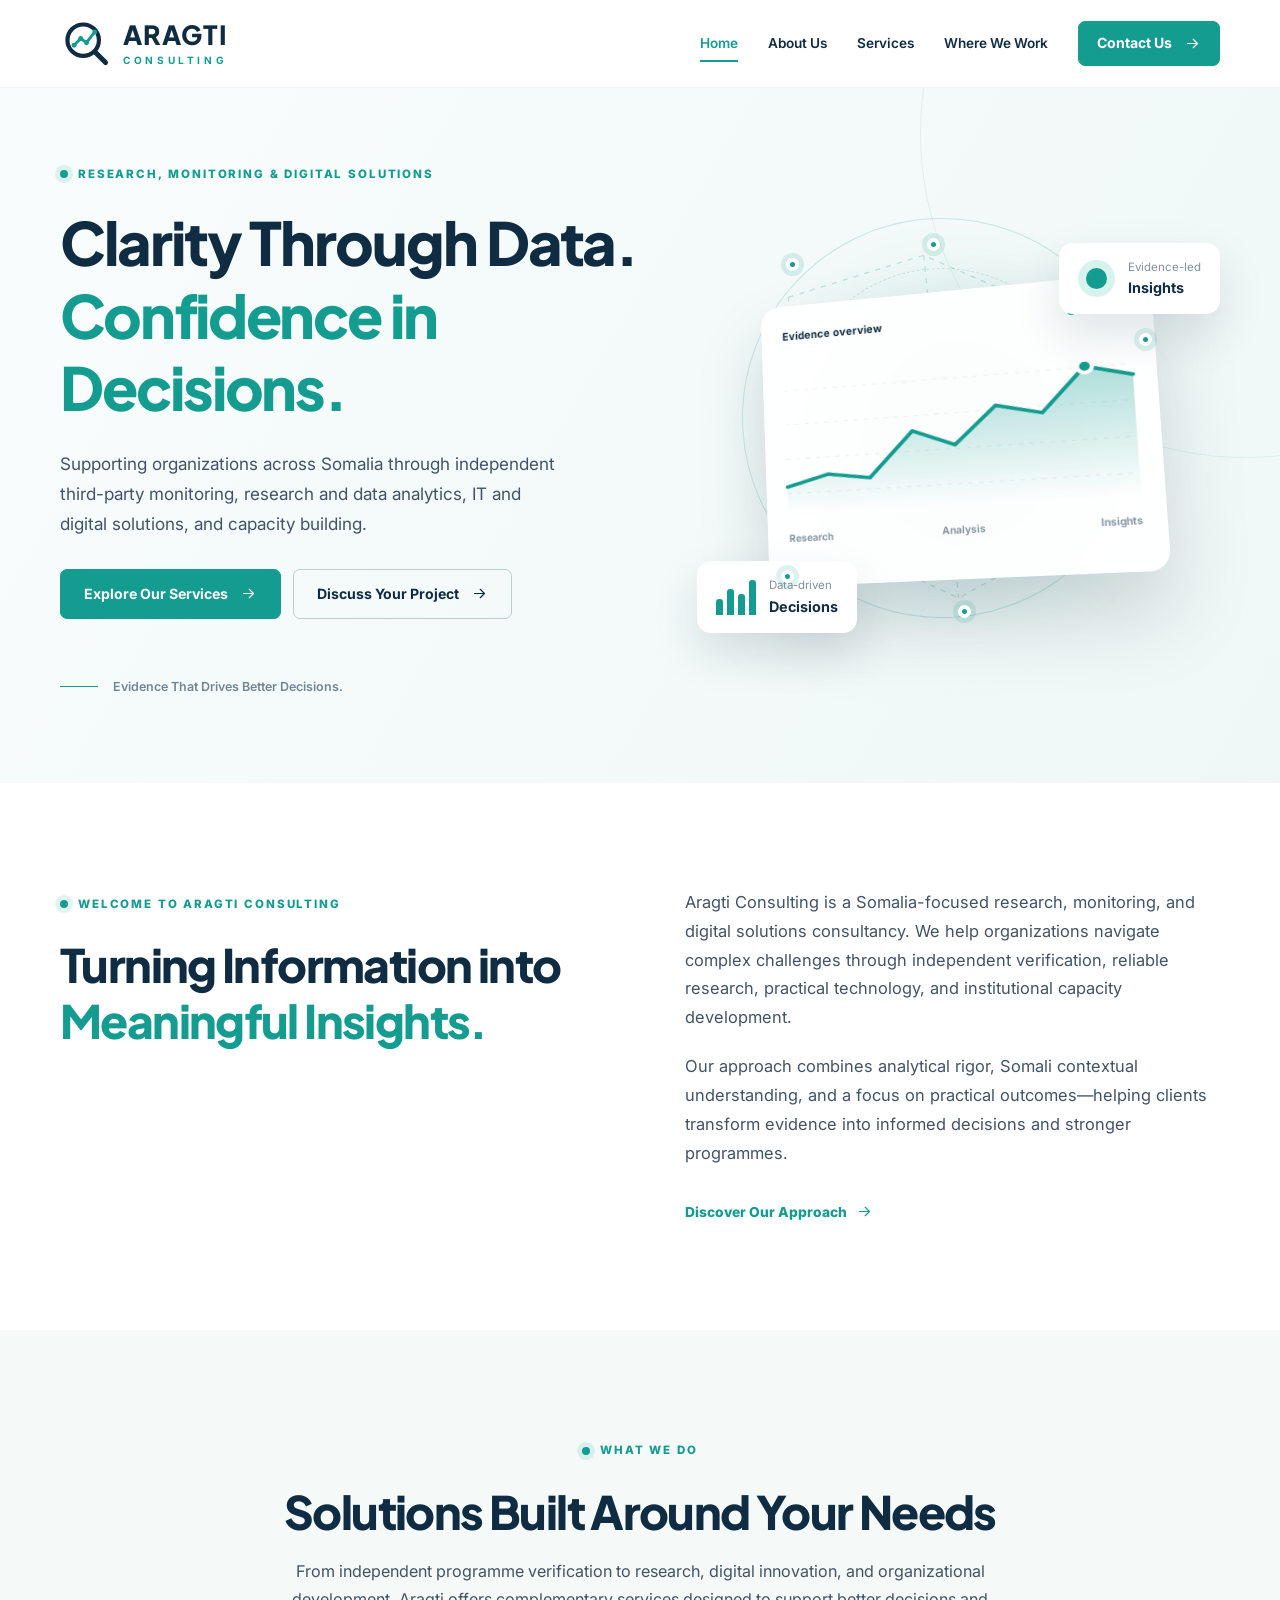
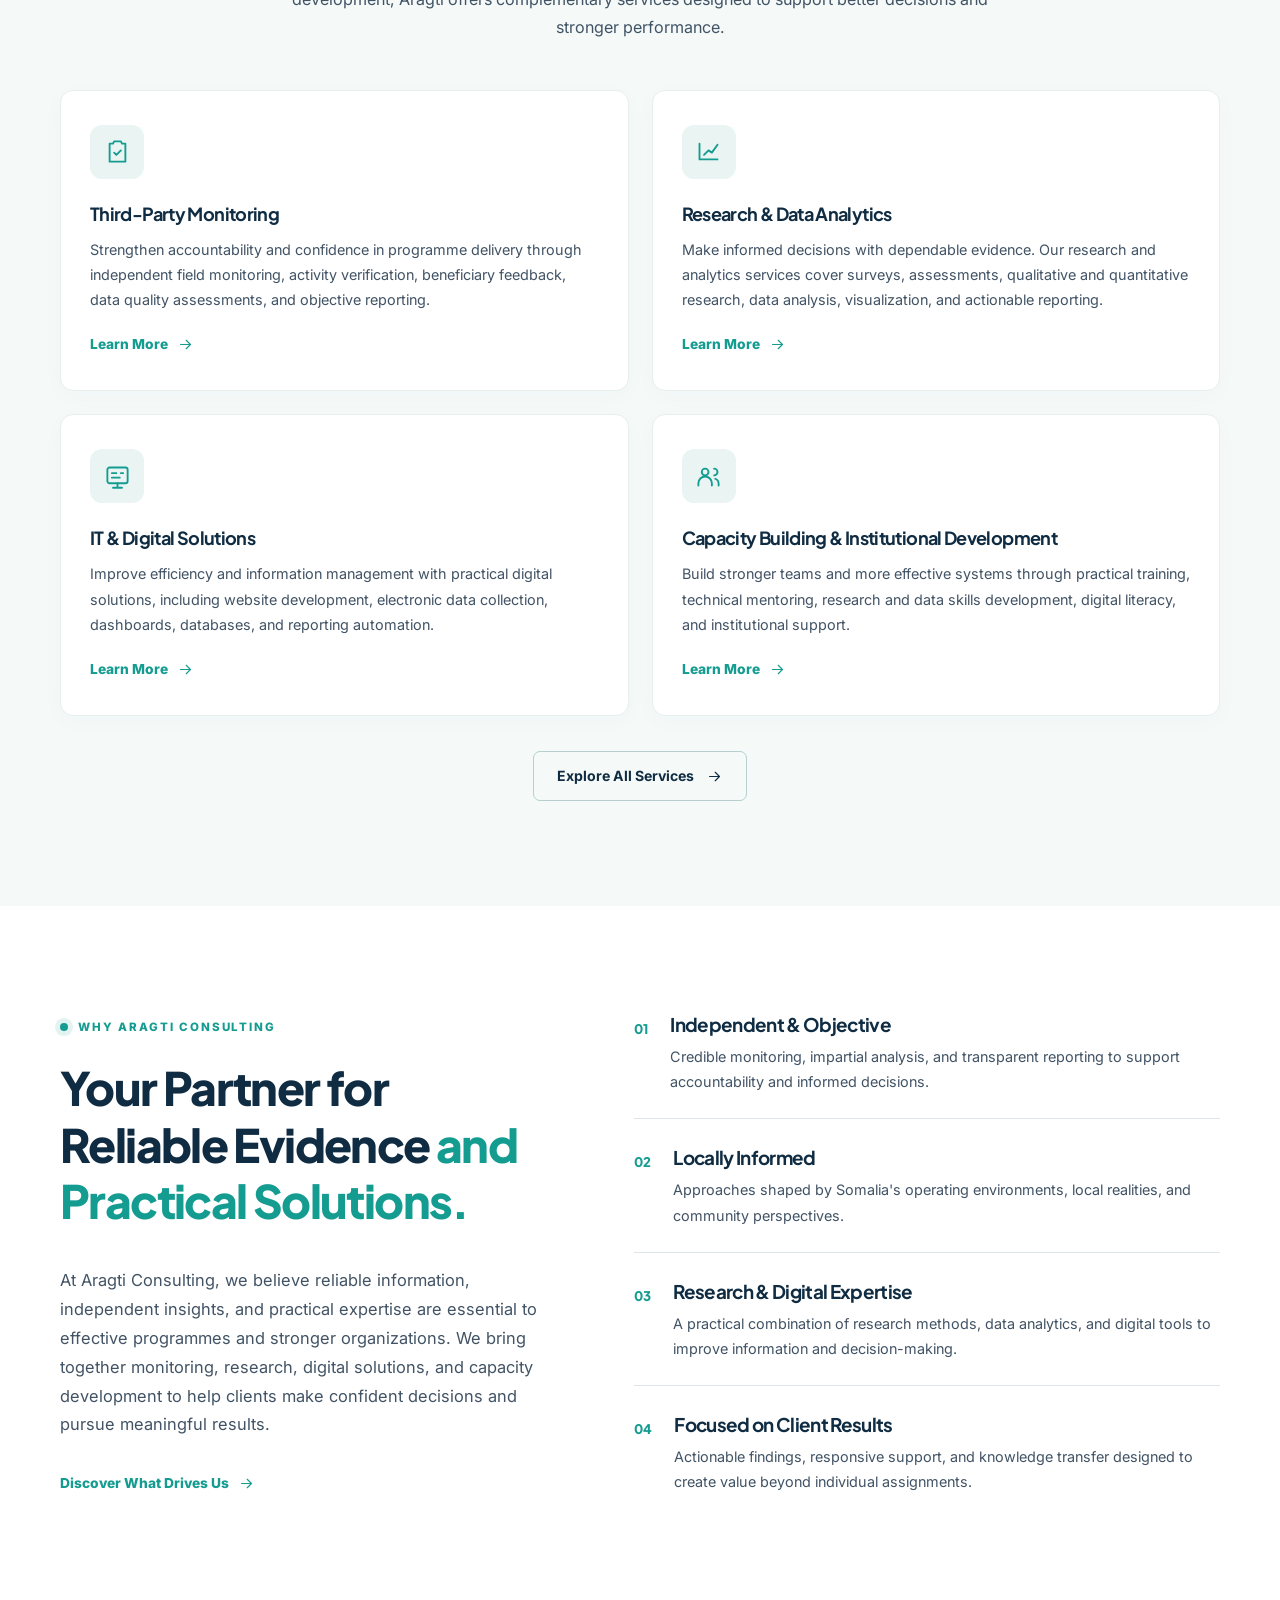
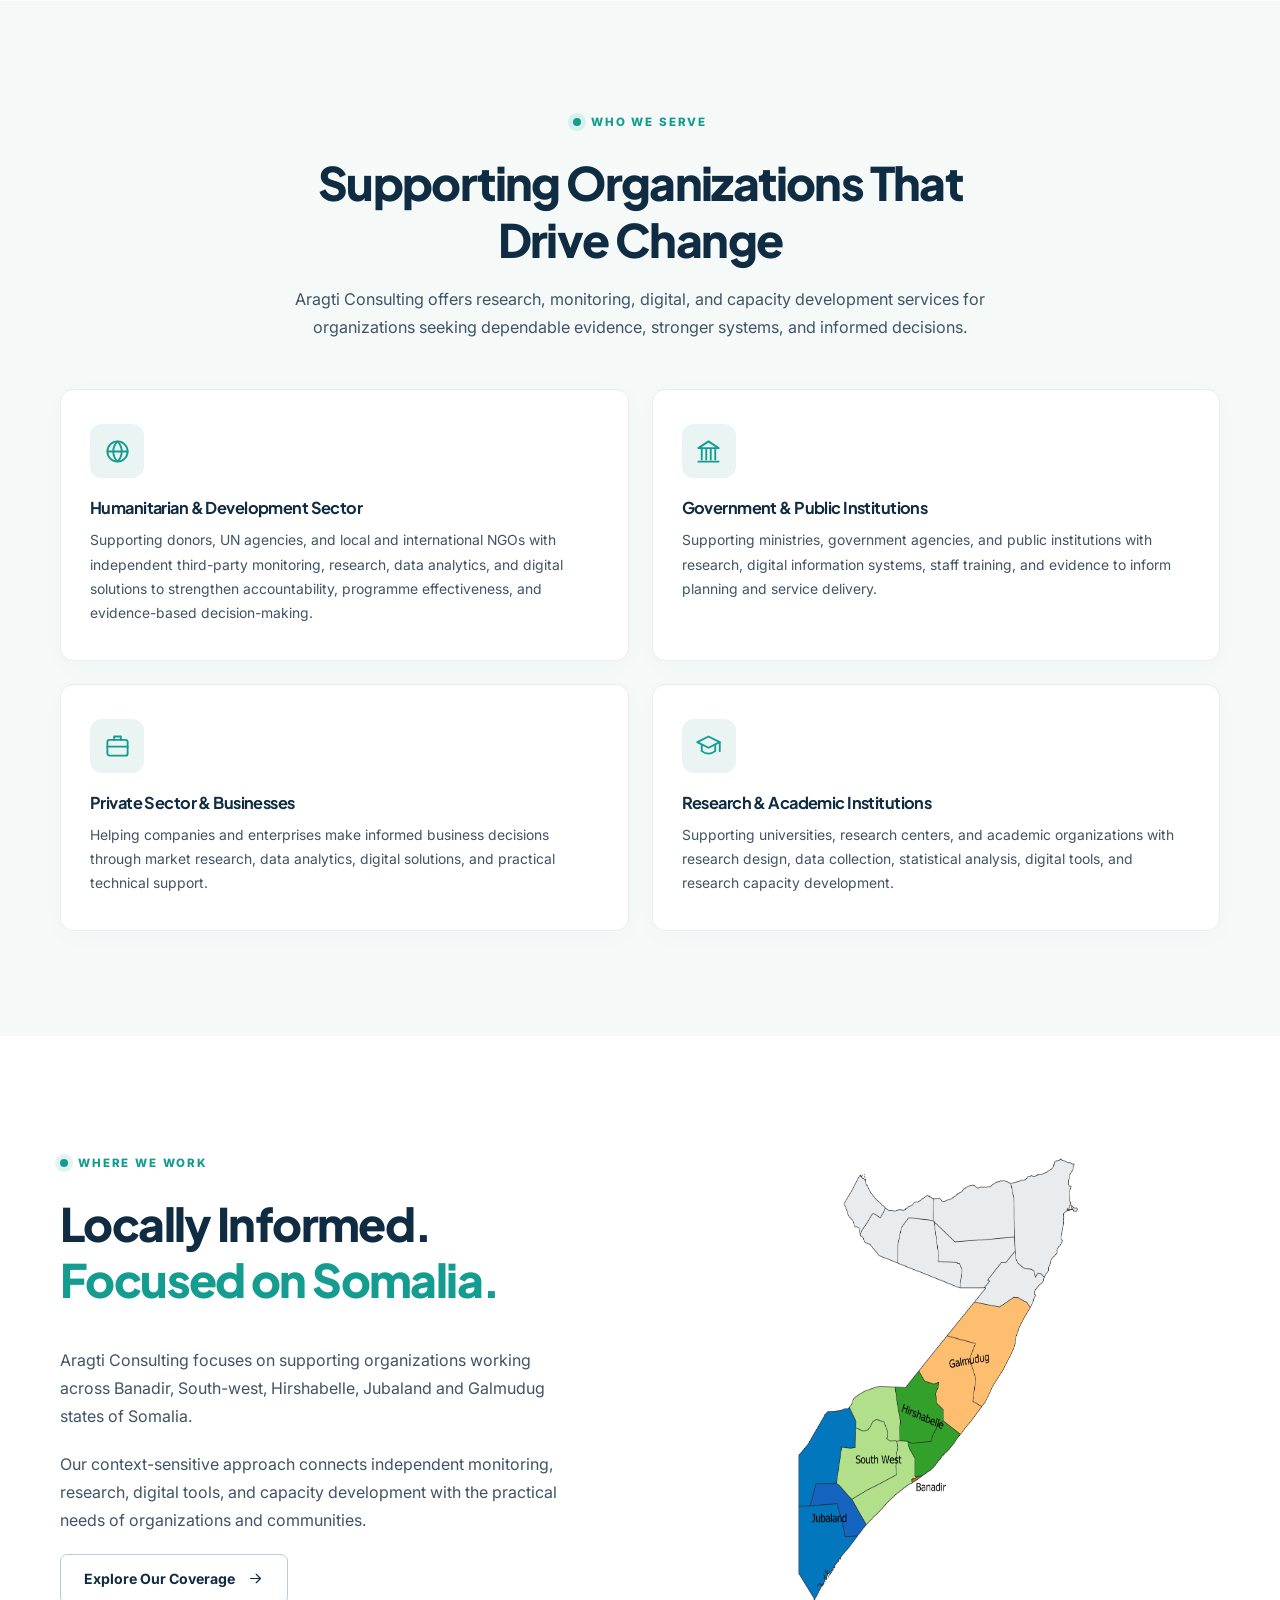
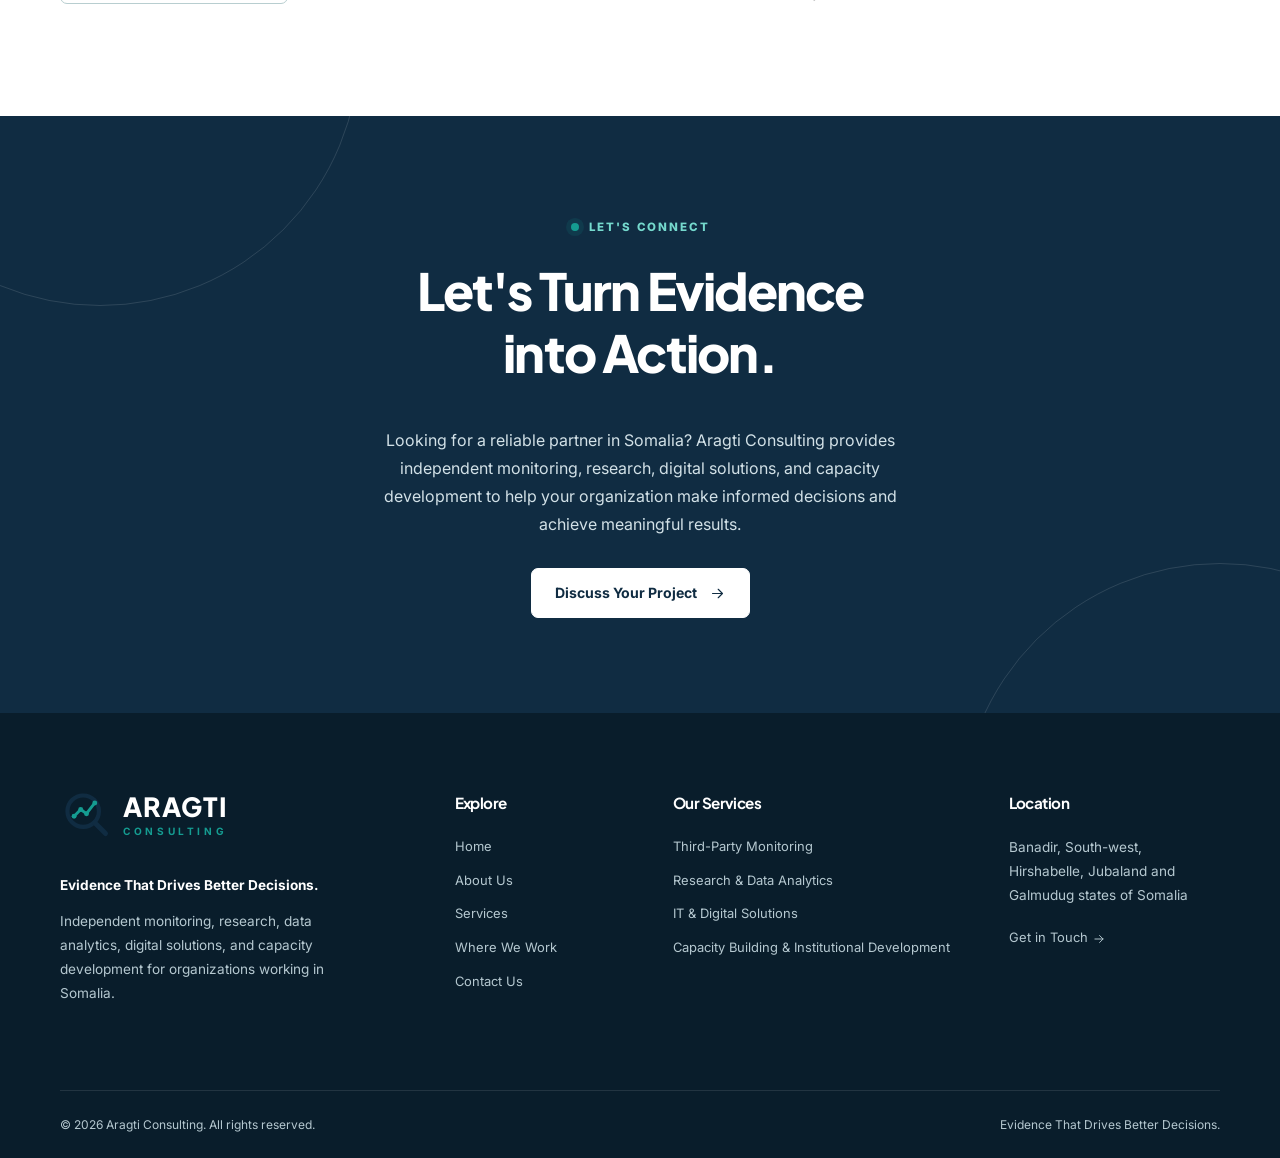
<file: index.html>
<!doctype html>
<html lang="en">
<head>
  <meta charset="utf-8">
  <meta name="viewport" content="width=device-width, initial-scale=1">
  <meta name="theme-color" content="#102C42">
  <meta name="description" content="Aragti Consulting provides independent third-party monitoring, research and data analytics, IT and digital solutions, and capacity building for organizations working in Somalia.">
  <meta name="robots" content="index, follow">

  <meta property="og:type" content="website">
  <meta property="og:site_name" content="Aragti Consulting">
  <meta property="og:title" content="Aragti Consulting | Evidence That Drives Better Decisions">
  <meta property="og:description" content="Independent monitoring, rigorous research, practical digital solutions, and capacity development for organizations working in Somalia.">
  <meta property="og:image" content="assets/social-preview.svg">

  <meta name="twitter:card" content="summary_large_image">
  <meta name="twitter:title" content="Aragti Consulting | Evidence That Drives Better Decisions">
  <meta name="twitter:description" content="Third-party monitoring, research, data analytics, digital solutions, and capacity building in Somalia.">

  <link rel="icon" href="assets/favicon.svg" type="image/svg+xml">
  <link rel="preconnect" href="https://fonts.googleapis.com">
  <link rel="preconnect" href="https://fonts.gstatic.com" crossorigin>
  <link href="https://fonts.googleapis.com/css2?family=Inter:wght@400;500;600;700&family=Plus+Jakarta+Sans:wght@400;500;600;700;800&display=swap" rel="stylesheet">

  <link rel="stylesheet" href="css/styles.css">
  <script src="js/main.js" defer></script>

  <title>Home | Aragti Consulting</title>
</head>

<body>
  <a class="skip-link" href="#main">Skip to content</a>

  <!-- HEADER -->
  <header class="site-header" id="site-header">
    <div class="container header-inner">
      <a class="brand" href="index.html" aria-label="Aragti Consulting home">
        <img src="assets/logo.svg" alt="" width="53" height="53">
        <span class="brand-type">
          <strong>ARAGTI</strong>
          <span>CONSULTING</span>
        </span>
      </a>

      <button
        class="menu-toggle"
        type="button"
        aria-label="Open navigation"
        aria-controls="primary-nav"
        aria-expanded="false"
      >
        <svg class="icon menu-open" viewBox="0 0 24 24"
          fill="none" stroke="currentColor" stroke-width="1.65"
          stroke-linecap="round" stroke-linejoin="round"
          aria-hidden="true">
          <path d="M4 7h16M4 12h16M4 17h16"/>
        </svg>

        <svg class="icon menu-close" viewBox="0 0 24 24"
          fill="none" stroke="currentColor" stroke-width="1.65"
          stroke-linecap="round" stroke-linejoin="round"
          aria-hidden="true">
          <path d="M5 5 19 19M19 5 5 19"/>
        </svg>
      </button>

      <nav class="primary-nav" id="primary-nav" aria-label="Main navigation">
        <a href="index.html" aria-current="page">Home</a>
        <a href="about.html">About Us</a>
        <a href="services.html">Services</a>
        <a href="where-we-work.html">Where We Work</a>

        <a class="button button-small" href="contact.html">
          Contact Us
          <svg class="icon" viewBox="0 0 24 24"
            fill="none" stroke="currentColor" stroke-width="1.65"
            stroke-linecap="round" stroke-linejoin="round"
            aria-hidden="true">
            <path d="M5 12h14m-6-6 6 6-6 6"/>
          </svg>
        </a>
      </nav>
    </div>
  </header>

  <main id="main">

    <!-- HERO -->
    <section class="hero">
      <div class="container hero-grid">

        <div class="hero-content">
          <span class="eyebrow">
            <span class="eyebrow-dot"></span>
            Research, Monitoring &amp; Digital Solutions
          </span>

          <h1>
            Clarity Through Data.<br>
            <span>Confidence in Decisions.</span>
          </h1>

          <p>
            Supporting organizations across Somalia through
            independent third-party monitoring, research and
            data analytics, IT and digital solutions, and
            capacity building.
          </p>

          <div class="button-row">
            <a class="button" href="services.html">
              Explore Our Services
              <svg class="icon" viewBox="0 0 24 24"
                fill="none" stroke="currentColor" stroke-width="1.65"
                stroke-linecap="round" stroke-linejoin="round"
                aria-hidden="true">
                <path d="M5 12h14m-6-6 6 6-6 6"/>
              </svg>
            </a>

            <a class="button button-outline" href="contact.html">
              Discuss Your Project
              <svg class="icon" viewBox="0 0 24 24"
                fill="none" stroke="currentColor" stroke-width="1.65"
                stroke-linecap="round" stroke-linejoin="round"
                aria-hidden="true">
                <path d="M5 12h14m-6-6 6 6-6 6"/>
              </svg>
            </a>
          </div>

          <div class="hero-footnote">
            <span class="footnote-line"></span>
            Evidence That Drives Better Decisions.
          </div>
        </div>

        <div class="hero-visual" aria-hidden="true">
          <div class="visual-glow"></div>
          <div class="visual-orbit orbit-one"></div>
          <div class="visual-orbit orbit-two"></div>

          <div class="analytics-card analytics-main">
            <div class="analytics-top">
              <span>Evidence overview</span>
              <span class="status-dots">● ● ●</span>
            </div>

            <div class="chart-area">
              <svg viewBox="0 0 340 180" preserveAspectRatio="none">
                <defs>
                  <linearGradient id="chartfill"
                    x1="0" y1="0" x2="0" y2="1">
                    <stop stop-color="#159C91" stop-opacity=".34"/>
                    <stop offset="1" stop-color="#159C91" stop-opacity="0"/>
                  </linearGradient>
                </defs>

                <path class="chart-grid"
                  d="M0 35H340M0 75H340M0 115H340M0 155H340"/>

                <path
                  d="M0 147 42 135 84 142 128 92 169 111 210 70 254 82 296 34 340 47V180H0Z"
                  fill="url(#chartfill)"/>

                <path
                  d="M0 147 42 135 84 142 128 92 169 111 210 70 254 82 296 34 340 47"
                  fill="none"
                  stroke="#159C91"
                  stroke-width="4"
                  stroke-linecap="round"
                  stroke-linejoin="round"/>

                <circle cx="296" cy="34" r="7"
                  fill="#159C91" stroke="white" stroke-width="4"/>
              </svg>
            </div>

            <div class="analytics-bottom">
              <span>Research</span>
              <span>Analysis</span>
              <span>Insights</span>
            </div>
          </div>

          <div class="float-card float-card-top">
            <span class="mini-pulse"></span>
            <span>Evidence-led<br><strong>Insights</strong></span>
          </div>

          <div class="float-card float-card-bottom">
            <span class="mini-bars">
              <i></i><i></i><i></i><i></i>
            </span>
            <span>Data-driven<br><strong>Decisions</strong></span>
          </div>

          <div class="node node-a"></div>
          <div class="node node-b"></div>
          <div class="node node-c"></div>
          <div class="node node-d"></div>
          <div class="node node-e"></div>

          <svg class="network-lines" viewBox="0 0 600 540">
            <path d="M105 120 260 72 474 165 500 355 300 465 95 370 105 120M260 72 300 465M95 370 474 165"/>
          </svg>
        </div>

      </div>
    </section>

    <!-- INTRODUCTION -->
    <section class="section intro-section">
      <div class="container split-grid">

        <div class="reveal">
          <span class="eyebrow">
            <span class="eyebrow-dot"></span>
            Welcome to Aragti Consulting
          </span>

          <h2>
            Turning Information into
            <span class="accent">Meaningful Insights.</span>
          </h2>
        </div>

        <div class="intro-copy reveal">
          <p>
            Aragti Consulting is a Somalia-focused research,
            monitoring, and digital solutions consultancy.
            We help organizations navigate complex challenges
            through independent verification, reliable research,
            practical technology, and institutional capacity development.
          </p>

          <p>
            Our approach combines analytical rigor, Somali contextual
            understanding, and a focus on practical outcomes—helping
            clients transform evidence into informed decisions
            and stronger programmes.
          </p>

          <a class="text-link" href="about.html">
            Discover Our Approach
            <svg class="icon" viewBox="0 0 24 24"
              fill="none" stroke="currentColor" stroke-width="1.65"
              stroke-linecap="round" stroke-linejoin="round"
              aria-hidden="true">
              <path d="M5 12h14m-6-6 6 6-6 6"/>
            </svg>
          </a>
        </div>

      </div>
    </section>

    <!-- CORE SERVICES -->
    <section class="section section-soft" id="services">
      <div class="container">

        <div class="section-heading reveal">
          <span class="eyebrow">
            <span class="eyebrow-dot"></span>
            What We Do
          </span>

          <h2>Solutions Built Around Your Needs</h2>

          <p>
            From independent programme verification to research,
            digital innovation, and organizational development,
            Aragti offers complementary services designed
            to support better decisions and stronger performance.
          </p>
        </div>

        <div class="card-grid two-col services-grid">

          <!-- SERVICE 1 -->
          <article class="info-card reveal">
            <span class="icon-box">
              <svg class="icon" viewBox="0 0 24 24"
                fill="none" stroke="currentColor" stroke-width="1.65"
                stroke-linecap="round" stroke-linejoin="round"
                aria-hidden="true">
                <path d="M9 3h6l1 2h3v16H5V5h3l1-2Z"/>
                <path d="m9 13 2 2 4-4"/>
              </svg>
            </span>

            <h3>Third-Party Monitoring</h3>

            <p>
              Strengthen accountability and confidence in programme
              delivery through independent field monitoring,
              activity verification, beneficiary feedback,
              data quality assessments, and objective reporting.
            </p>

            <a class="text-link" href="services.html#service-1">
              Learn More
              <svg class="icon" viewBox="0 0 24 24"
                fill="none" stroke="currentColor" stroke-width="1.65"
                stroke-linecap="round" stroke-linejoin="round"
                aria-hidden="true">
                <path d="M5 12h14m-6-6 6 6-6 6"/>
              </svg>
            </a>
          </article>

          <!-- SERVICE 2 -->
          <article class="info-card reveal">
            <span class="icon-box">
              <svg class="icon" viewBox="0 0 24 24"
                fill="none" stroke="currentColor" stroke-width="1.65"
                stroke-linecap="round" stroke-linejoin="round"
                aria-hidden="true">
                <path d="M4 19V5M4 19h16M8 15l4-4 3 2 5-7"/>
              </svg>
            </span>

            <h3>Research &amp; Data Analytics</h3>

            <p>
              Make informed decisions with dependable evidence.
              Our research and analytics services cover surveys,
              assessments, qualitative and quantitative research,
              data analysis, visualization, and actionable reporting.
            </p>

            <a class="text-link" href="services.html#service-2">
              Learn More
              <svg class="icon" viewBox="0 0 24 24"
                fill="none" stroke="currentColor" stroke-width="1.65"
                stroke-linecap="round" stroke-linejoin="round"
                aria-hidden="true">
                <path d="M5 12h14m-6-6 6 6-6 6"/>
              </svg>
            </a>
          </article>

          <!-- SERVICE 3 -->
          <article class="info-card reveal">
            <span class="icon-box">
              <svg class="icon" viewBox="0 0 24 24"
                fill="none" stroke="currentColor" stroke-width="1.65"
                stroke-linecap="round" stroke-linejoin="round"
                aria-hidden="true">
                <rect x="3" y="4" width="18" height="14" rx="2"/>
                <path d="M8 22h8M12 18v4M7 9h4M7 13h7M15 9h2"/>
              </svg>
            </span>

            <h3>IT &amp; Digital Solutions</h3>

            <p>
              Improve efficiency and information management
              with practical digital solutions, including
              website development, electronic data collection,
              dashboards, databases, and reporting automation.
            </p>

            <a class="text-link" href="services.html#service-3">
              Learn More
              <svg class="icon" viewBox="0 0 24 24"
                fill="none" stroke="currentColor" stroke-width="1.65"
                stroke-linecap="round" stroke-linejoin="round"
                aria-hidden="true">
                <path d="M5 12h14m-6-6 6 6-6 6"/>
              </svg>
            </a>
          </article>

          <!-- SERVICE 4 -->
          <article class="info-card reveal">
            <span class="icon-box">
              <svg class="icon" viewBox="0 0 24 24"
                fill="none" stroke="currentColor" stroke-width="1.65"
                stroke-linecap="round" stroke-linejoin="round"
                aria-hidden="true">
                <circle cx="9" cy="8" r="3"/>
                <path d="M3 20v-2a6 6 0 0 1 12 0v2M17 5a3 3 0 0 1 0 6M18 14a5 5 0 0 1 3 5v1"/>
              </svg>
            </span>

            <h3>Capacity Building &amp; Institutional Development</h3>

            <p>
              Build stronger teams and more effective systems
              through practical training, technical mentoring,
              research and data skills development,
              digital literacy, and institutional support.
            </p>

            <a class="text-link" href="services.html#service-4">
              Learn More
              <svg class="icon" viewBox="0 0 24 24"
                fill="none" stroke="currentColor" stroke-width="1.65"
                stroke-linecap="round" stroke-linejoin="round"
                aria-hidden="true">
                <path d="M5 12h14m-6-6 6 6-6 6"/>
              </svg>
            </a>
          </article>

        </div>

        <div class="section-action reveal">
          <a class="button button-outline" href="services.html">
            Explore All Services
            <svg class="icon" viewBox="0 0 24 24"
              fill="none" stroke="currentColor" stroke-width="1.65"
              stroke-linecap="round" stroke-linejoin="round"
              aria-hidden="true">
              <path d="M5 12h14m-6-6 6 6-6 6"/>
            </svg>
          </a>
        </div>

      </div>
    </section>

    <!-- WHY ARAGTI CONSULTING -->
    <section class="section">
      <div class="container why-grid">

        <div class="reveal">
          <span class="eyebrow">
            <span class="eyebrow-dot"></span>
            Why Aragti Consulting
          </span>

          <h2>
            Your Partner for Reliable Evidence
            <span class="accent">and Practical Solutions.</span>
          </h2>

          <p class="lead">
            At Aragti Consulting, we believe reliable information,
            independent insights, and practical expertise are
            essential to effective programmes and stronger organizations.
            We bring together monitoring, research, digital solutions,
            and capacity development to help clients make confident
            decisions and pursue meaningful results.
          </p>

          <a class="text-link" href="about.html">
            Discover What Drives Us
            <svg class="icon" viewBox="0 0 24 24"
              fill="none" stroke="currentColor" stroke-width="1.65"
              stroke-linecap="round" stroke-linejoin="round"
              aria-hidden="true">
              <path d="M5 12h14m-6-6 6 6-6 6"/>
            </svg>
          </a>
        </div>

        <div class="quality-grid">

          <div class="quality-item reveal">
            <span>01</span>
            <div>
              <h3>Independent &amp; Objective</h3>
              <p>
                Credible monitoring, impartial analysis,
                and transparent reporting to support
                accountability and informed decisions.
              </p>
            </div>
          </div>

          <div class="quality-item reveal">
            <span>02</span>
            <div>
              <h3>Locally Informed</h3>
              <p>
                Approaches shaped by Somalia's operating
                environments, local realities,
                and community perspectives.
              </p>
            </div>
          </div>

          <div class="quality-item reveal">
            <span>03</span>
            <div>
              <h3>Research &amp; Digital Expertise</h3>
              <p>
                A practical combination of research methods,
                data analytics, and digital tools to
                improve information and decision-making.
              </p>
            </div>
          </div>

          <div class="quality-item reveal">
            <span>04</span>
            <div>
              <h3>Focused on Client Results</h3>
              <p>
                Actionable findings, responsive support,
                and knowledge transfer designed to
                create value beyond individual assignments.
              </p>
            </div>
          </div>

        </div>
      </div>
    </section>

    <!-- WHO WE SERVE -->
    <section class="section section-soft">
      <div class="container">

        <div class="section-heading reveal">
          <span class="eyebrow">
            <span class="eyebrow-dot"></span>
            Who We Serve
          </span>

          <h2>Supporting Organizations That Drive Change</h2>

          <p>
            Aragti Consulting offers research, monitoring,
            digital, and capacity development services
            for organizations seeking dependable evidence,
            stronger systems, and informed decisions.
          </p>
        </div>

        <div class="card-grid two-col audience-grid">

          <!-- AUDIENCE 1 -->
          <article class="audience-card reveal">
            <span class="icon-box">
              <svg class="icon" viewBox="0 0 24 24"
                fill="none" stroke="currentColor" stroke-width="1.65"
                stroke-linecap="round" stroke-linejoin="round"
                aria-hidden="true">
                <circle cx="12" cy="12" r="9"/>
                <path d="M3 12h18M12 3c-5 5-5 13 0 18M12 3c5 5 5 13 0 18"/>
              </svg>
            </span>

            <h3>Humanitarian &amp; Development Sector</h3>

            <p>
              Supporting donors, UN agencies, and local and
              international NGOs with independent third-party
              monitoring, research, data analytics, and digital
              solutions to strengthen accountability, programme
              effectiveness, and evidence-based decision-making.
            </p>
          </article>

          <!-- AUDIENCE 2 -->
          <article class="audience-card reveal">
            <span class="icon-box">
              <svg class="icon" viewBox="0 0 24 24"
                fill="none" stroke="currentColor" stroke-width="1.65"
                stroke-linecap="round" stroke-linejoin="round"
                aria-hidden="true">
                <path d="m3 9 9-6 9 6M4 9h16M6 9v10M10 9v10M14 9v10M18 9v10M3 21h18"/>
              </svg>
            </span>

            <h3>Government &amp; Public Institutions</h3>

            <p>
              Supporting ministries, government agencies,
              and public institutions with research,
              digital information systems, staff training,
              and evidence to inform planning and service delivery.
            </p>
          </article>

          <!-- AUDIENCE 3 -->
          <article class="audience-card reveal">
            <span class="icon-box">
              <svg class="icon" viewBox="0 0 24 24"
                fill="none" stroke="currentColor" stroke-width="1.65"
                stroke-linecap="round" stroke-linejoin="round"
                aria-hidden="true">
                <rect x="3" y="7" width="18" height="14" rx="2"/>
                <path d="M9 7V4h6v3M3 13h18"/>
              </svg>
            </span>

            <h3>Private Sector &amp; Businesses</h3>

            <p>
              Helping companies and enterprises make informed
              business decisions through market research,
              data analytics, digital solutions,
              and practical technical support.
            </p>
          </article>

          <!-- AUDIENCE 4 -->
          <article class="audience-card reveal">
            <span class="icon-box">
              <svg class="icon" viewBox="0 0 24 24"
                fill="none" stroke="currentColor" stroke-width="1.65"
                stroke-linecap="round" stroke-linejoin="round"
                aria-hidden="true">
                <path d="m2 9 10-5 10 5-10 5-10-5Z"/>
                <path d="M6 12v5c4 3 8 3 12 0v-5M22 9v8"/>
              </svg>
            </span>

            <h3>Research &amp; Academic Institutions</h3>

            <p>
              Supporting universities, research centers,
              and academic organizations with research design,
              data collection, statistical analysis,
              digital tools, and research capacity development.
            </p>
          </article>

        </div>
      </div>
    </section>

    <!-- WHERE WE WORK -->
    <section class="section">
      <div class="container coverage-preview">

        <div class="reveal">
          <span class="eyebrow">
            <span class="eyebrow-dot"></span>
            Where We Work
          </span>

          <h2>
            Locally Informed.<br>
            <span class="accent">Focused on Somalia.</span>
          </h2>

          <p>
            Aragti Consulting focuses on supporting organizations
            working across Banadir, South-west, Hirshabelle,
            Jubaland and Galmudug states of Somalia.
          </p>

          <p>
            Our context-sensitive approach connects independent
            monitoring, research, digital tools, and capacity
            development with the practical needs of organizations
            and communities.
          </p>

          <a class="button button-outline" href="where-we-work.html">
            Explore Our Coverage
            <svg class="icon" viewBox="0 0 24 24"
              fill="none" stroke="currentColor" stroke-width="1.65"
              stroke-linecap="round" stroke-linejoin="round"
              aria-hidden="true">
              <path d="M5 12h14m-6-6 6 6-6 6"/>
            </svg>
          </a>
        </div>

        <div class="coverage-art reveal">
          <img
            src="assets/Somali-states.png"
            alt="Illustration of Somalia"
            width="540"
            height="470"
            loading="lazy"
          >
        </div>

      </div>
    </section>

    <!-- CALL TO ACTION -->
    <section class="cta-section">
      <div class="container cta-inner reveal">

        <span class="eyebrow">
          <span class="eyebrow-dot"></span>
          Let's Connect
        </span>

        <h2>
          Let's Turn Evidence<br>
          into Action.
        </h2>

        <p>
          Looking for a reliable partner in Somalia?
          Aragti Consulting provides independent monitoring,
          research, digital solutions, and capacity development
          to help your organization make informed decisions
          and achieve meaningful results.
        </p>

        <a class="button button-light" href="contact.html">
          Discuss Your Project
          <svg class="icon" viewBox="0 0 24 24"
            fill="none" stroke="currentColor" stroke-width="1.65"
            stroke-linecap="round" stroke-linejoin="round"
            aria-hidden="true">
            <path d="M5 12h14m-6-6 6 6-6 6"/>
          </svg>
        </a>

      </div>
    </section>

  </main>

  <!-- FOOTER -->
  <footer class="site-footer">
    <div class="container footer-grid">

      <div class="footer-about">
        <a class="brand brand-footer" href="index.html" aria-label="Aragti Consulting home">
          <img src="assets/logo.svg" alt="" width="52" height="52">
          <span class="brand-type">
            <strong>ARAGTI</strong>
            <span>CONSULTING</span>
          </span>
        </a>

        <p class="footer-tagline">
          Evidence That Drives Better Decisions.
        </p>

        <p>
          Independent monitoring, research, data analytics,
          digital solutions, and capacity development
          for organizations working in Somalia.
        </p>
      </div>

      <div>
        <h3>Explore</h3>
        <a href="index.html">Home</a>
        <a href="about.html">About Us</a>
        <a href="services.html">Services</a>
        <a href="where-we-work.html">Where We Work</a>
        <a href="contact.html">Contact Us</a>
      </div>

      <div>
        <h3>Our Services</h3>
        <a href="services.html#service-1">Third-Party Monitoring</a>
        <a href="services.html#service-2">Research &amp; Data Analytics</a>
        <a href="services.html#service-3">IT &amp; Digital Solutions</a>
        <a href="services.html#service-4">Capacity Building &amp; Institutional Development</a>
      </div>

      <div>
        <h3>Location</h3>

        <p>
          Banadir, South-west, Hirshabelle, Jubaland
          and Galmudug states of Somalia
        </p>

        <a href="contact.html">
          Get in Touch
          <svg class="icon" viewBox="0 0 24 24"
            fill="none" stroke="currentColor" stroke-width="1.65"
            stroke-linecap="round" stroke-linejoin="round"
            aria-hidden="true">
            <path d="M5 12h14m-6-6 6 6-6 6"/>
          </svg>
        </a>
      </div>

    </div>

    <div class="container footer-bottom">
      <span>
        © <span id="year">2026</span>
        Aragti Consulting. All rights reserved.
      </span>
      <span>Evidence That Drives Better Decisions.</span>
    </div>
  </footer>

  <button class="back-to-top" type="button" aria-label="Back to top">
    <svg class="icon" viewBox="0 0 24 24"
      fill="none" stroke="currentColor" stroke-width="1.65"
      stroke-linecap="round" stroke-linejoin="round"
      aria-hidden="true">
      <path d="M12 20V4m-7 7 7-7 7 7"/>
    </svg>
  </button>

</body>
</html>
</file>
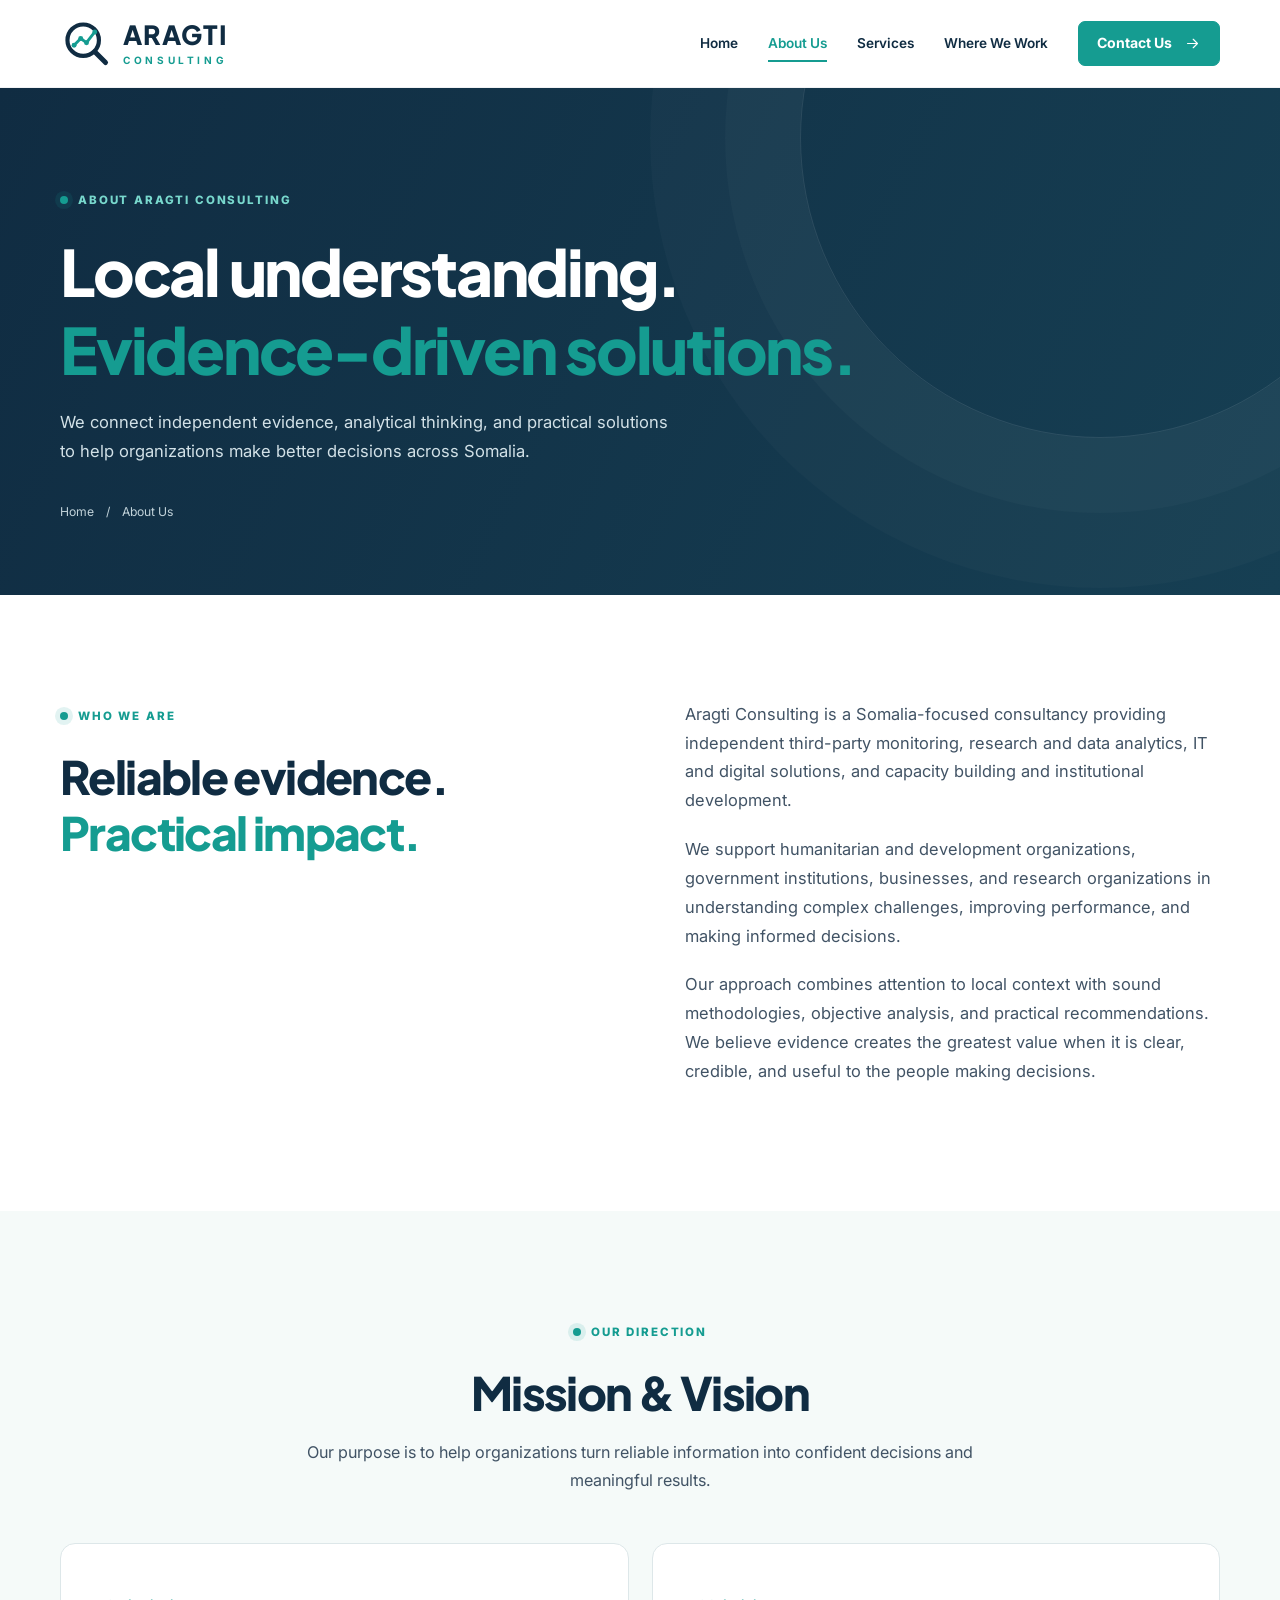
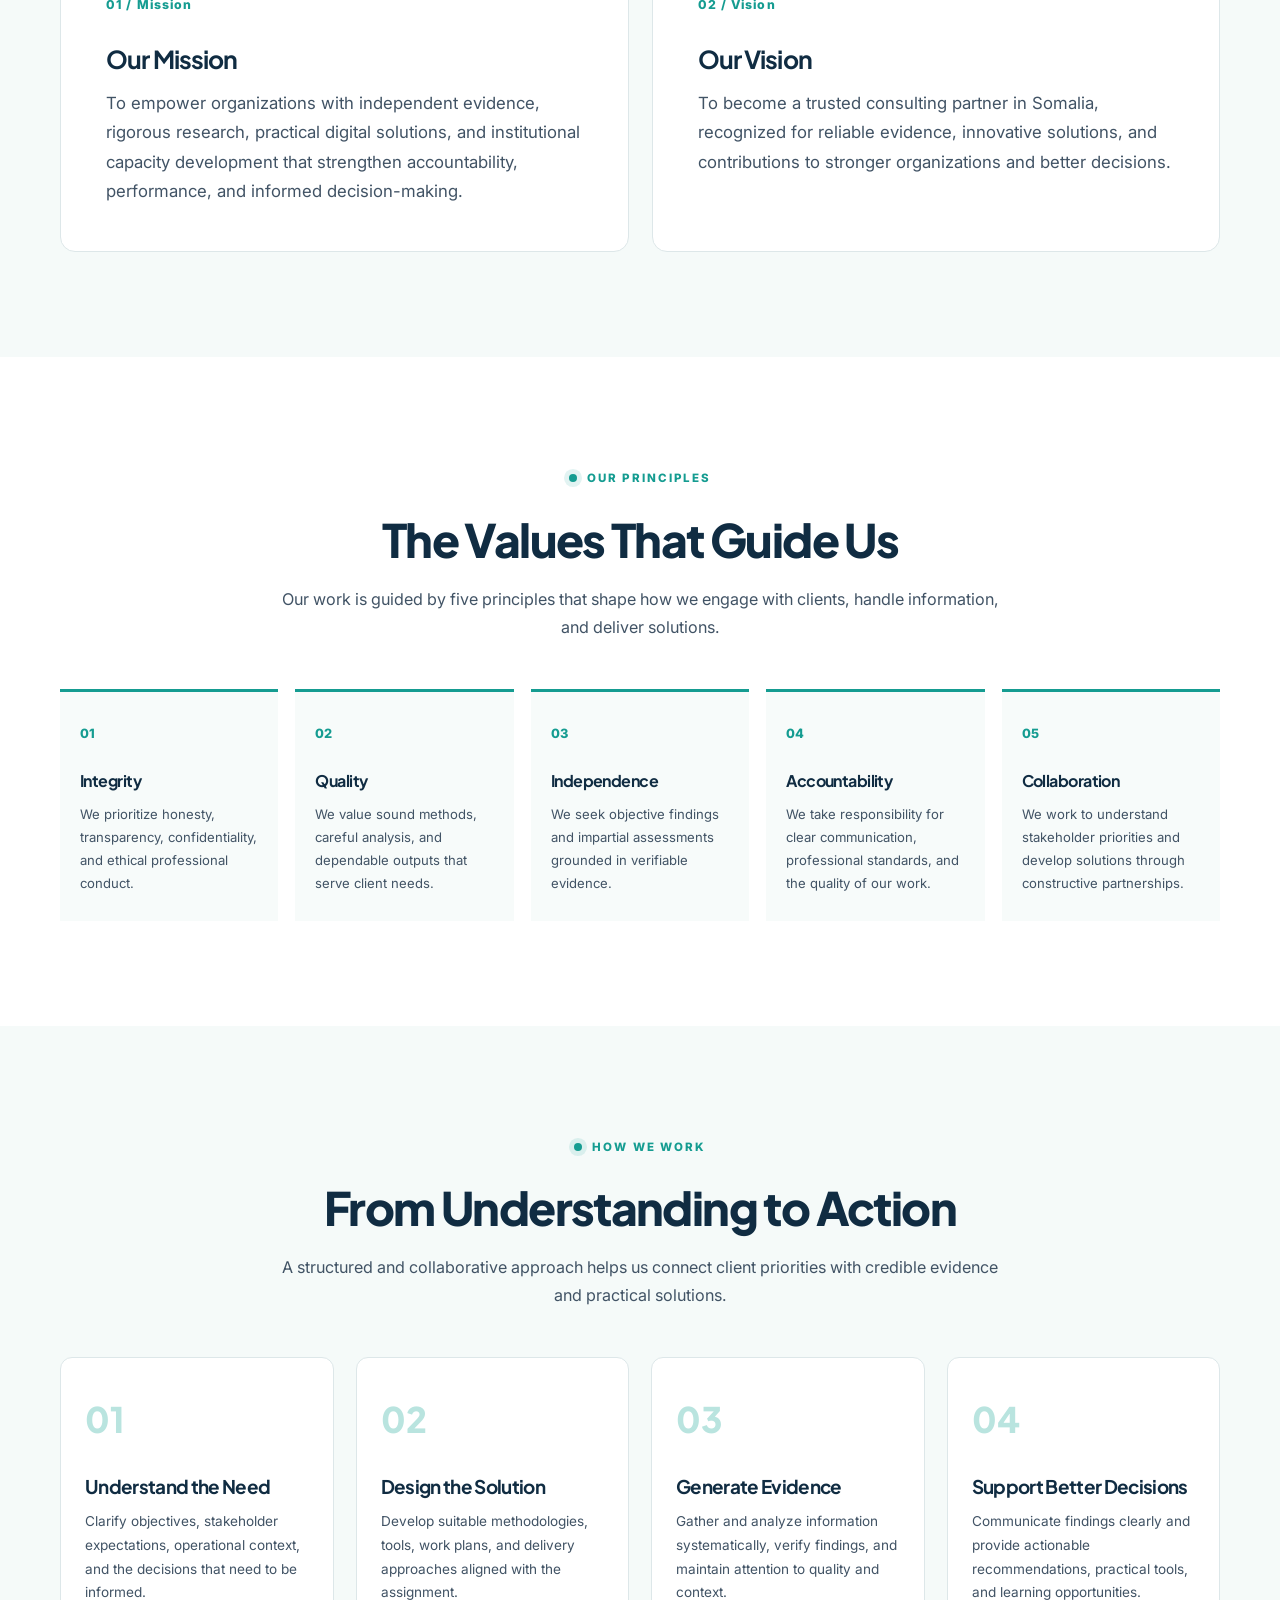
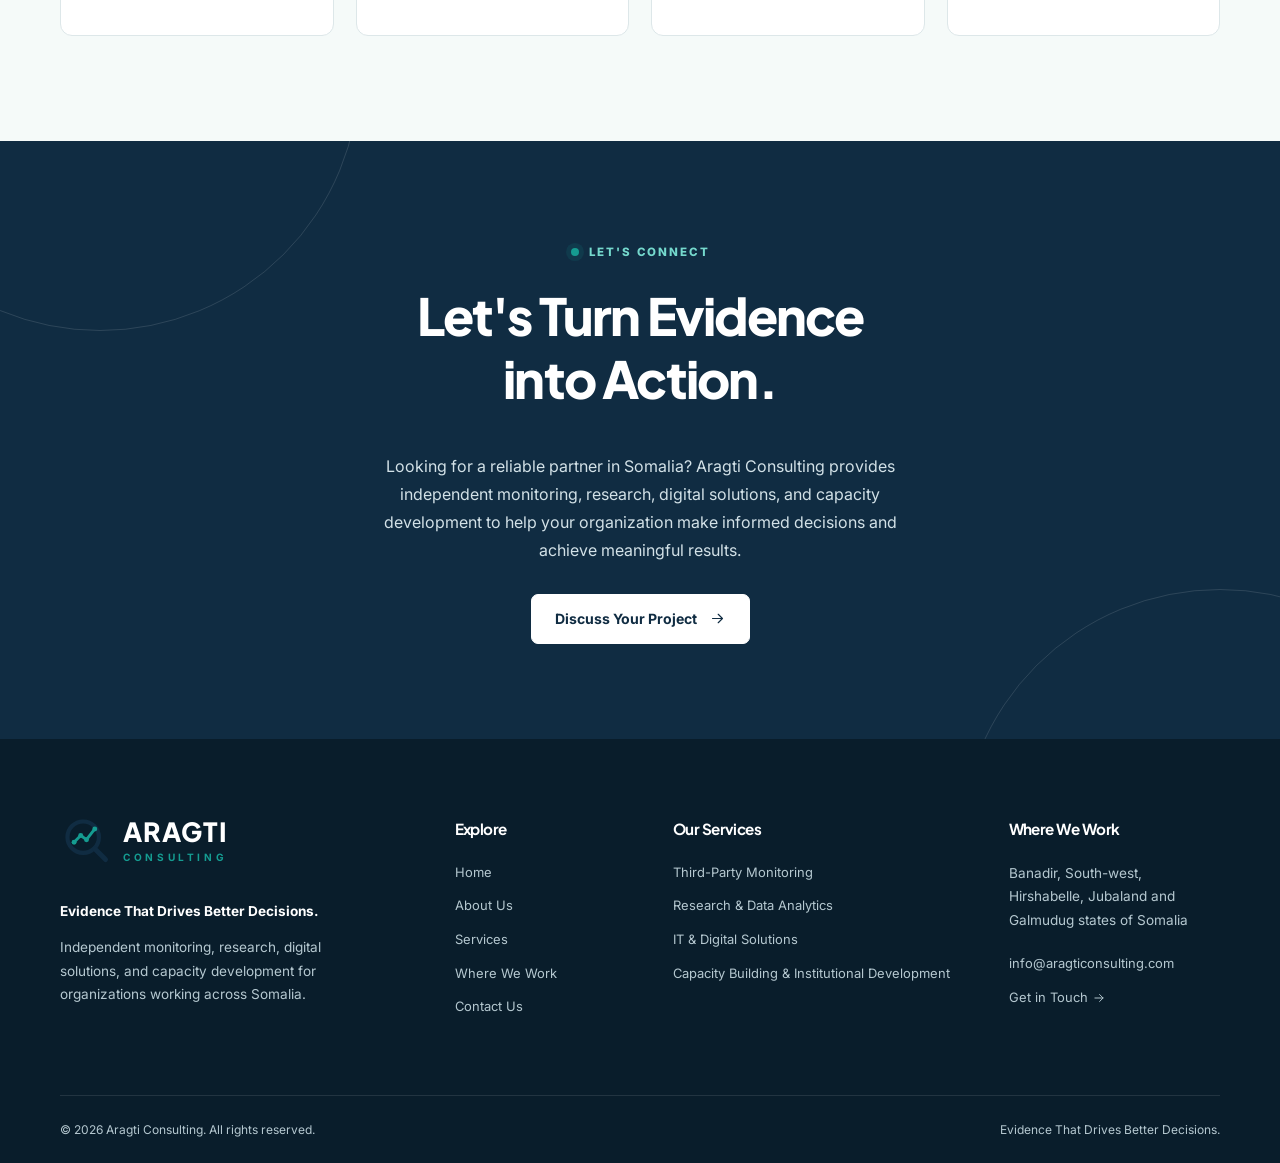
<file: about.html>
<!doctype html>
<html lang="en">
<head>
  <meta charset="utf-8">
  <meta name="viewport" content="width=device-width, initial-scale=1">
  <meta name="theme-color" content="#102C42">

  <meta name="description" content="Learn about Aragti Consulting, our mission, vision, values, and approach to independent monitoring, research, digital solutions, and capacity development in Somalia.">
  <meta name="robots" content="index,follow">

  <meta property="og:type" content="website">
  <meta property="og:site_name" content="Aragti Consulting">
  <meta property="og:title" content="About Us | Aragti Consulting">
  <meta property="og:description" content="Discover Aragti Consulting's commitment to reliable evidence, independent analysis, practical digital solutions, and stronger institutions across Somalia.">
  <meta property="og:image" content="assets/social-preview.svg">

  <meta name="twitter:card" content="summary_large_image">
  <meta name="twitter:title" content="About Us | Aragti Consulting">
  <meta name="twitter:description" content="Learn about Aragti Consulting's mission, values, and approach to evidence-based solutions in Somalia.">

  <link rel="icon" href="assets/favicon.svg" type="image/svg+xml">

  <link rel="preconnect" href="https://fonts.googleapis.com">
  <link rel="preconnect" href="https://fonts.gstatic.com" crossorigin>
  <link href="https://fonts.googleapis.com/css2?family=Inter:wght@400;500;600;700&family=Plus+Jakarta+Sans:wght@400;500;600;700;800&display=swap" rel="stylesheet">

  <link rel="stylesheet" href="css/styles.css">
  <script src="js/main.js" defer></script>

  <title>About Us | Aragti Consulting</title>
</head>

<body>
  <a class="skip-link" href="#main">Skip to content</a>

  <!-- HEADER -->
  <header class="site-header" id="site-header">
    <div class="container header-inner">

      <a class="brand" href="index.html" aria-label="Aragti Consulting home">
        <img src="assets/logo.svg" alt="" width="53" height="53">
        <span class="brand-type">
          <strong>ARAGTI</strong>
          <span>CONSULTING</span>
        </span>
      </a>

      <button
        class="menu-toggle"
        type="button"
        aria-label="Open navigation"
        aria-controls="primary-nav"
        aria-expanded="false"
      >
        <svg class="icon menu-open" viewBox="0 0 24 24" fill="none"
          stroke="currentColor" stroke-width="1.65"
          stroke-linecap="round" stroke-linejoin="round"
          aria-hidden="true">
          <path d="M4 7h16M4 12h16M4 17h16"/>
        </svg>

        <svg class="icon menu-close" viewBox="0 0 24 24" fill="none"
          stroke="currentColor" stroke-width="1.65"
          stroke-linecap="round" stroke-linejoin="round"
          aria-hidden="true">
          <path d="M5 5 19 19M19 5 5 19"/>
        </svg>
      </button>

      <nav class="primary-nav" id="primary-nav" aria-label="Main navigation">
        <a href="index.html">Home</a>
        <a href="about.html" aria-current="page">About Us</a>
        <a href="services.html">Services</a>
        <a href="where-we-work.html">Where We Work</a>

        <a class="button button-small" href="contact.html">
          Contact Us
          <svg class="icon" viewBox="0 0 24 24" fill="none"
            stroke="currentColor" stroke-width="1.65"
            stroke-linecap="round" stroke-linejoin="round"
            aria-hidden="true">
            <path d="M5 12h14m-6-6 6 6-6 6"/>
          </svg>
        </a>
      </nav>
    </div>
  </header>

  <main id="main">

    <!-- PAGE HERO -->
    <section class="page-hero">
      <div class="container page-hero-inner">

        <span class="eyebrow">
          <span class="eyebrow-dot"></span>
          About Aragti Consulting
        </span>

        <h1>
          Local understanding.<br>
          <span>Evidence-driven solutions.</span>
        </h1>

        <p>
          We connect independent evidence, analytical thinking,
          and practical solutions to help organizations
          make better decisions across Somalia.
        </p>

        <div class="breadcrumbs">
          <a href="index.html">Home</a>
          <span>/</span>
          <span>About Us</span>
        </div>
      </div>
    </section>

    <!-- WHO WE ARE -->
    <section class="section" aria-labelledby="about-heading">
      <div class="container split-grid">

        <div class="reveal">
          <span class="eyebrow">
            <span class="eyebrow-dot"></span>
            Who We Are
          </span>

          <h2 id="about-heading">
            Reliable evidence.<br>
            <span class="accent">Practical impact.</span>
          </h2>
        </div>

        <div class="intro-copy reveal">
          <p>
            Aragti Consulting is a Somalia-focused consultancy
            providing independent third-party monitoring,
            research and data analytics, IT and digital
            solutions, and capacity building and
            institutional development.
          </p>

          <p>
            We support humanitarian and development organizations,
            government institutions, businesses, and research
            organizations in understanding complex challenges,
            improving performance, and making informed decisions.
          </p>

          <p>
            Our approach combines attention to local context
            with sound methodologies, objective analysis,
            and practical recommendations. We believe evidence
            creates the greatest value when it is clear,
            credible, and useful to the people making decisions.
          </p>
        </div>

      </div>
    </section>

    <!-- MISSION & VISION -->
    <section class="section section-soft" aria-labelledby="direction-heading">
      <div class="container">

        <div class="section-heading reveal">
          <span class="eyebrow">
            <span class="eyebrow-dot"></span>
            Our Direction
          </span>

          <h2 id="direction-heading">Mission &amp; Vision</h2>

          <p>
            Our purpose is to help organizations turn
            reliable information into confident decisions
            and meaningful results.
          </p>
        </div>

        <div class="card-grid two-col">

          <article class="statement-card reveal">
            <span class="statement-number">01 / Mission</span>

            <h3>Our Mission</h3>

            <p>
              To empower organizations with independent evidence,
              rigorous research, practical digital solutions,
              and institutional capacity development that
              strengthen accountability, performance,
              and informed decision-making.
            </p>
          </article>

          <article class="statement-card reveal">
            <span class="statement-number">02 / Vision</span>

            <h3>Our Vision</h3>

            <p>
              To become a trusted consulting partner in Somalia,
              recognized for reliable evidence, innovative
              solutions, and contributions to stronger
              organizations and better decisions.
            </p>
          </article>

        </div>
      </div>
    </section>

    <!-- CORE VALUES -->
    <section class="section" aria-labelledby="values-heading">
      <div class="container">

        <div class="section-heading reveal">
          <span class="eyebrow">
            <span class="eyebrow-dot"></span>
            Our Principles
          </span>

          <h2 id="values-heading">The Values That Guide Us</h2>

          <p>
            Our work is guided by five principles that
            shape how we engage with clients, handle
            information, and deliver solutions.
          </p>
        </div>

        <div class="values-grid">

          <article class="value-card reveal">
            <span>01</span>
            <h3>Integrity</h3>
            <p>
              We prioritize honesty, transparency,
              confidentiality, and ethical professional conduct.
            </p>
          </article>

          <article class="value-card reveal">
            <span>02</span>
            <h3>Quality</h3>
            <p>
              We value sound methods, careful analysis,
              and dependable outputs that serve client needs.
            </p>
          </article>

          <article class="value-card reveal">
            <span>03</span>
            <h3>Independence</h3>
            <p>
              We seek objective findings and impartial
              assessments grounded in verifiable evidence.
            </p>
          </article>

          <article class="value-card reveal">
            <span>04</span>
            <h3>Accountability</h3>
            <p>
              We take responsibility for clear communication,
              professional standards, and the quality
              of our work.
            </p>
          </article>

          <article class="value-card reveal">
            <span>05</span>
            <h3>Collaboration</h3>
            <p>
              We work to understand stakeholder priorities
              and develop solutions through constructive
              partnerships.
            </p>
          </article>

        </div>
      </div>
    </section>

    <!-- OUR APPROACH -->
    <section class="section section-soft" aria-labelledby="approach-heading">
      <div class="container">

        <div class="section-heading reveal">
          <span class="eyebrow">
            <span class="eyebrow-dot"></span>
            How We Work
          </span>

          <h2 id="approach-heading">
            From Understanding to Action
          </h2>

          <p>
            A structured and collaborative approach helps
            us connect client priorities with credible
            evidence and practical solutions.
          </p>
        </div>

        <div class="process-grid">

          <article class="process-step reveal">
            <span class="process-number">01</span>
            <h3>Understand the Need</h3>
            <p>
              Clarify objectives, stakeholder expectations,
              operational context, and the decisions
              that need to be informed.
            </p>
          </article>

          <article class="process-step reveal">
            <span class="process-number">02</span>
            <h3>Design the Solution</h3>
            <p>
              Develop suitable methodologies, tools,
              work plans, and delivery approaches
              aligned with the assignment.
            </p>
          </article>

          <article class="process-step reveal">
            <span class="process-number">03</span>
            <h3>Generate Evidence</h3>
            <p>
              Gather and analyze information systematically,
              verify findings, and maintain attention
              to quality and context.
            </p>
          </article>

          <article class="process-step reveal">
            <span class="process-number">04</span>
            <h3>Support Better Decisions</h3>
            <p>
              Communicate findings clearly and provide
              actionable recommendations, practical
              tools, and learning opportunities.
            </p>
          </article>

        </div>
      </div>
    </section>

    <!-- CALL TO ACTION -->
    <section class="cta-section">
      <div class="container cta-inner reveal">

        <span class="eyebrow">
          <span class="eyebrow-dot"></span>
          Let's Connect
        </span>

        <h2>
          Let's Turn Evidence<br>
          into Action.
        </h2>

        <p>
          Looking for a reliable partner in Somalia?
          Aragti Consulting provides independent monitoring,
          research, digital solutions, and capacity development
          to help your organization make informed decisions
          and achieve meaningful results.
        </p>

        <a class="button button-light" href="contact.html">
          Discuss Your Project
          <svg class="icon" viewBox="0 0 24 24" fill="none"
            stroke="currentColor" stroke-width="1.65"
            stroke-linecap="round" stroke-linejoin="round"
            aria-hidden="true">
            <path d="M5 12h14m-6-6 6 6-6 6"/>
          </svg>
        </a>

      </div>
    </section>

  </main>

  <!-- FOOTER -->
  <footer class="site-footer">
    <div class="container footer-grid">

      <div class="footer-about">
        <a class="brand brand-footer" href="index.html"
          aria-label="Aragti Consulting home">
          <img src="assets/logo.svg" alt="" width="52" height="52">
          <span class="brand-type">
            <strong>ARAGTI</strong>
            <span>CONSULTING</span>
          </span>
        </a>

        <p class="footer-tagline">
          Evidence That Drives Better Decisions.
        </p>

        <p>
          Independent monitoring, research, digital solutions,
          and capacity development for organizations
          working across Somalia.
        </p>
      </div>

      <div>
        <h3>Explore</h3>
        <a href="index.html">Home</a>
        <a href="about.html">About Us</a>
        <a href="services.html">Services</a>
        <a href="where-we-work.html">Where We Work</a>
        <a href="contact.html">Contact Us</a>
      </div>

      <div>
        <h3>Our Services</h3>
        <a href="services.html#service-1">
          Third-Party Monitoring
        </a>
        <a href="services.html#service-2">
          Research &amp; Data Analytics
        </a>
        <a href="services.html#service-3">
          IT &amp; Digital Solutions
        </a>
        <a href="services.html#service-4">
          Capacity Building &amp; Institutional Development
        </a>
      </div>

      <div>
        <h3>Where We Work</h3>
        <p>
          Banadir, South-west, Hirshabelle, Jubaland
          and Galmudug states of Somalia
        </p>

        <a href="mailto:info@aragticonsulting.com">
          info@aragticonsulting.com
        </a>

        <a href="contact.html">
          Get in Touch
          <svg class="icon" viewBox="0 0 24 24" fill="none"
            stroke="currentColor" stroke-width="1.65"
            stroke-linecap="round" stroke-linejoin="round"
            aria-hidden="true">
            <path d="M5 12h14m-6-6 6 6-6 6"/>
          </svg>
        </a>
      </div>

    </div>

    <div class="container footer-bottom">
      <span>
        © <span id="year"></span> Aragti Consulting.
        All rights reserved.
      </span>
      <span>Evidence That Drives Better Decisions.</span>
    </div>
  </footer>

  <!-- BACK TO TOP -->
  <button class="back-to-top" type="button" aria-label="Back to top">
    <svg class="icon" viewBox="0 0 24 24" fill="none"
      stroke="currentColor" stroke-width="1.65"
      stroke-linecap="round" stroke-linejoin="round"
      aria-hidden="true">
      <path d="M12 20V4m-7 7 7-7 7 7"/>
    </svg>
  </button>

</body>
</html>
</file>
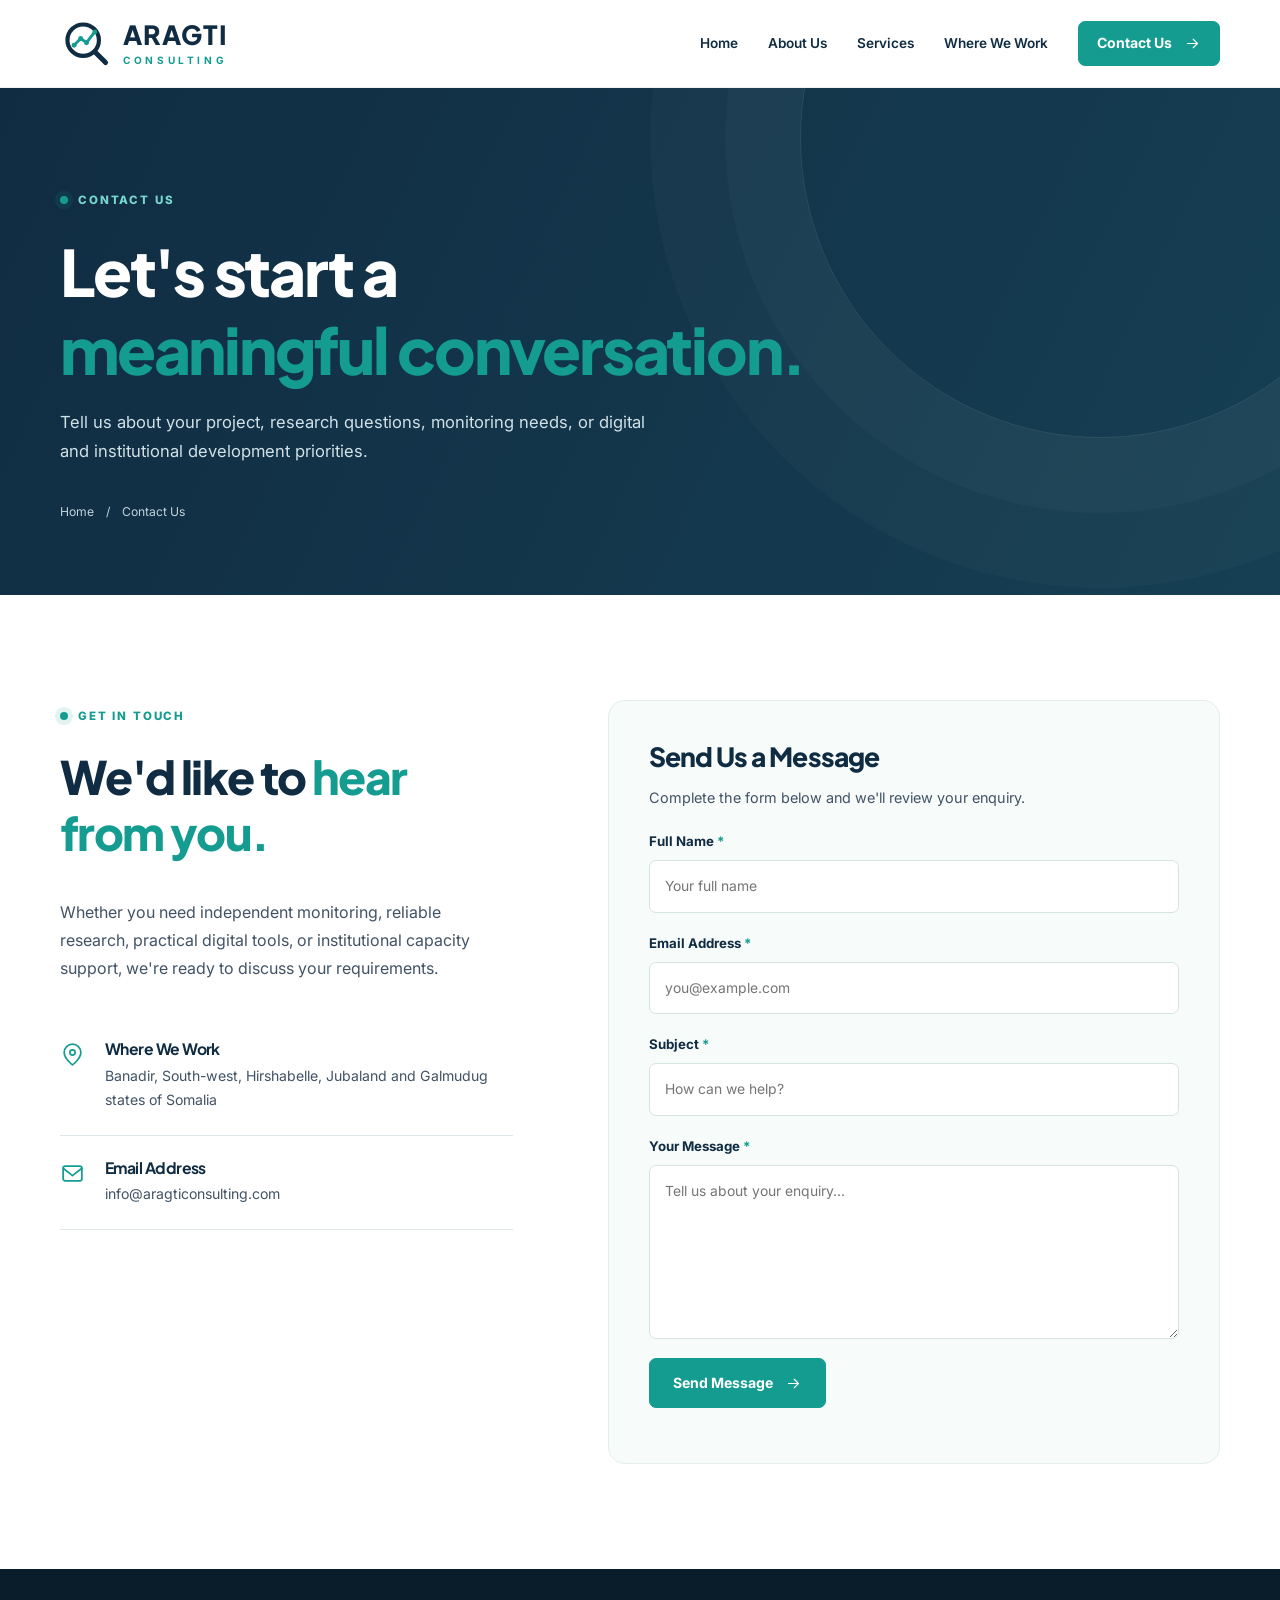
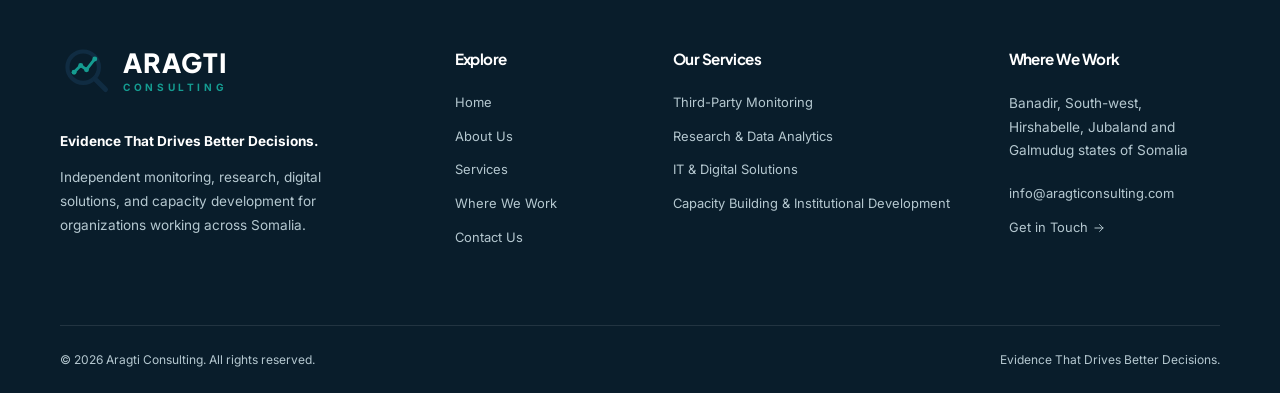
<file: contact.html>
<!doctype html>
<html lang="en">
<head>
  <meta charset="utf-8">
  <meta name="viewport" content="width=device-width, initial-scale=1">
  <meta name="theme-color" content="#102C42">

  <meta
    name="description"
    content="Contact Aragti Consulting for third-party monitoring, research and data analytics, IT and digital solutions, and capacity building services across Somalia."
  >
  <meta name="robots" content="index,follow">

  <meta property="og:type" content="website">
  <meta property="og:site_name" content="Aragti Consulting">
  <meta property="og:title" content="Contact Us | Aragti Consulting">
  <meta
    property="og:description"
    content="Get in touch with Aragti Consulting to discuss your monitoring, research, digital solutions, or institutional development needs."
  >
  <meta property="og:image" content="assets/social-preview.svg">

  <meta name="twitter:card" content="summary_large_image">
  <meta name="twitter:title" content="Contact Us | Aragti Consulting">
  <meta
    name="twitter:description"
    content="Connect with Aragti Consulting for evidence-driven services and practical solutions in Somalia."
  >

  <link rel="icon" href="assets/favicon.svg" type="image/svg+xml">

  <link rel="preconnect" href="https://fonts.googleapis.com">
  <link rel="preconnect" href="https://fonts.gstatic.com" crossorigin>
  <link
    href="https://fonts.googleapis.com/css2?family=Inter:wght@400;500;600;700&family=Plus+Jakarta+Sans:wght@400;500;600;700;800&display=swap"
    rel="stylesheet"
  >

  <link rel="stylesheet" href="css/styles.css">
  <script src="js/main.js" defer></script>

  <title>Contact Us | Aragti Consulting</title>
</head>

<body>
  <a class="skip-link" href="#main">Skip to content</a>

  <!-- HEADER -->
  <header class="site-header" id="site-header">
    <div class="container header-inner">

      <a class="brand" href="index.html" aria-label="Aragti Consulting home">
        <img src="assets/logo.svg" alt="" width="53" height="53">

        <span class="brand-type">
          <strong>ARAGTI</strong>
          <span>CONSULTING</span>
        </span>
      </a>

      <button
        class="menu-toggle"
        type="button"
        aria-label="Open navigation"
        aria-controls="primary-nav"
        aria-expanded="false"
      >
        <svg
          class="icon menu-open"
          viewBox="0 0 24 24"
          fill="none"
          stroke="currentColor"
          stroke-width="1.65"
          stroke-linecap="round"
          stroke-linejoin="round"
          aria-hidden="true"
        >
          <path d="M4 7h16M4 12h16M4 17h16"/>
        </svg>

        <svg
          class="icon menu-close"
          viewBox="0 0 24 24"
          fill="none"
          stroke="currentColor"
          stroke-width="1.65"
          stroke-linecap="round"
          stroke-linejoin="round"
          aria-hidden="true"
        >
          <path d="M5 5 19 19M19 5 5 19"/>
        </svg>
      </button>

      <nav
        class="primary-nav"
        id="primary-nav"
        aria-label="Main navigation"
      >
        <a href="index.html">Home</a>
        <a href="about.html">About Us</a>
        <a href="services.html">Services</a>
        <a href="where-we-work.html">Where We Work</a>

        <a
          class="button button-small"
          href="contact.html"
          aria-current="page"
        >
          Contact Us

          <svg
            class="icon"
            viewBox="0 0 24 24"
            fill="none"
            stroke="currentColor"
            stroke-width="1.65"
            stroke-linecap="round"
            stroke-linejoin="round"
            aria-hidden="true"
          >
            <path d="M5 12h14m-6-6 6 6-6 6"/>
          </svg>
        </a>
      </nav>
    </div>
  </header>

  <main id="main">

    <!-- PAGE HERO -->
    <section class="page-hero">
      <div class="container page-hero-inner">

        <span class="eyebrow">
          <span class="eyebrow-dot"></span>
          Contact Us
        </span>

        <h1>
          Let's start a<br>
          <span>meaningful conversation.</span>
        </h1>

        <p>
          Tell us about your project, research questions,
          monitoring needs, or digital and institutional
          development priorities.
        </p>

        <div class="breadcrumbs">
          <a href="index.html">Home</a>
          <span>/</span>
          <span>Contact Us</span>
        </div>
      </div>
    </section>

    <!-- CONTACT DETAILS AND FORM -->
    <section class="section" aria-labelledby="contact-heading">
      <div class="container contact-grid">

        <!-- CONTACT INFORMATION -->
        <div class="contact-info reveal">

          <span class="eyebrow">
            <span class="eyebrow-dot"></span>
            Get in Touch
          </span>

          <h2 id="contact-heading">
            We'd like to
            <span class="accent">hear from you.</span>
          </h2>

          <p>
            Whether you need independent monitoring,
            reliable research, practical digital tools,
            or institutional capacity support,
            we're ready to discuss your requirements.
          </p>

          <!-- GEOGRAPHIC FOCUS -->
          <div class="contact-method">
            <svg
              class="icon"
              viewBox="0 0 24 24"
              fill="none"
              stroke="currentColor"
              stroke-width="1.65"
              stroke-linecap="round"
              stroke-linejoin="round"
              aria-hidden="true"
            >
              <path d="M20 10c0 6-8 12-8 12S4 16 4 10a8 8 0 1 1 16 0Z"/>
              <circle cx="12" cy="10" r="2.5"/>
            </svg>

            <div>
              <h3>Where We Work</h3>

              <p>
                Banadir, South-west, Hirshabelle, Jubaland
                and Galmudug states of Somalia
              </p>
            </div>
          </div>

          <!-- EMAIL -->
          <div class="contact-method">
            <svg
              class="icon"
              viewBox="0 0 24 24"
              fill="none"
              stroke="currentColor"
              stroke-width="1.65"
              stroke-linecap="round"
              stroke-linejoin="round"
              aria-hidden="true"
            >
              <rect x="3" y="5" width="18" height="14" rx="2"/>
              <path d="m3 7 9 7 9-7"/>
            </svg>

            <div>
              <h3>Email Address</h3>

              <p>
                <a href="mailto:info@aragticonsulting.com">
                  info@aragticonsulting.com
                </a>
              </p>
            </div>
          </div>

        </div>

        <!-- CONTACT FORM -->
        <div class="contact-form-panel reveal">

          <h2>Send Us a Message</h2>

          <p>
            Complete the form below and we'll review your enquiry.
          </p>

          <form
            id="contact-form"
            action="https://formspree.io/f/mwllypol"
            method="POST"
          >

            <!-- NAME -->
            <div class="form-field">
              <label for="full-name">
                Full Name <span aria-hidden="true">*</span>
              </label>

              <input
                id="full-name"
                name="name"
                type="text"
                autocomplete="name"
                required
                maxlength="120"
                placeholder="Your full name"
              >
            </div>

            <!-- EMAIL -->
            <div class="form-field">
              <label for="email">
                Email Address <span aria-hidden="true">*</span>
              </label>

              <input
                id="email"
                name="email"
                type="email"
                autocomplete="email"
                required
                maxlength="254"
                placeholder="you@example.com"
              >
            </div>

            <!-- SUBJECT -->
            <div class="form-field">
              <label for="subject">
                Subject <span aria-hidden="true">*</span>
              </label>

              <input
                id="subject"
                name="subject"
                type="text"
                required
                maxlength="160"
                placeholder="How can we help?"
              >
            </div>

            <!-- MESSAGE -->
            <div class="form-field">
              <label for="message">
                Your Message <span aria-hidden="true">*</span>
              </label>

              <textarea
                id="message"
                name="message"
                required
                maxlength="5000"
                rows="6"
                placeholder="Tell us about your enquiry..."
              ></textarea>
            </div>

            <!-- SUBMIT -->
            <button class="button" type="submit">
              Send Message

              <svg
                class="icon"
                viewBox="0 0 24 24"
                fill="none"
                stroke="currentColor"
                stroke-width="1.65"
                stroke-linecap="round"
                stroke-linejoin="round"
                aria-hidden="true"
              >
                <path d="M5 12h14m-6-6 6 6-6 6"/>
              </svg>
            </button>

            <!-- JAVASCRIPT FEEDBACK -->
            <p
              id="form-feedback"
              class="form-feedback"
              role="status"
              aria-live="polite"
              aria-atomic="true"
            ></p>

          </form>
        </div>

      </div>
    </section>

  </main>

  <!-- FOOTER -->
  <footer class="site-footer">
    <div class="container footer-grid">

      <!-- COMPANY -->
      <div class="footer-about">
        <a
          class="brand brand-footer"
          href="index.html"
          aria-label="Aragti Consulting home"
        >
          <img src="assets/logo.svg" alt="" width="52" height="52">

          <span class="brand-type">
            <strong>ARAGTI</strong>
            <span>CONSULTING</span>
          </span>
        </a>

        <p class="footer-tagline">
          Evidence That Drives Better Decisions.
        </p>

        <p>
          Independent monitoring, research, digital solutions,
          and capacity development for organizations
          working across Somalia.
        </p>
      </div>

      <!-- NAVIGATION -->
      <div>
        <h3>Explore</h3>

        <a href="index.html">Home</a>
        <a href="about.html">About Us</a>
        <a href="services.html">Services</a>
        <a href="where-we-work.html">Where We Work</a>
        <a href="contact.html">Contact Us</a>
      </div>

      <!-- SERVICES -->
      <div>
        <h3>Our Services</h3>

        <a href="services.html#service-1">
          Third-Party Monitoring
        </a>

        <a href="services.html#service-2">
          Research &amp; Data Analytics
        </a>

        <a href="services.html#service-3">
          IT &amp; Digital Solutions
        </a>

        <a href="services.html#service-4">
          Capacity Building &amp; Institutional Development
        </a>
      </div>

      <!-- CONTACT -->
      <div>
        <h3>Where We Work</h3>

        <p>
          Banadir, South-west, Hirshabelle, Jubaland
          and Galmudug states of Somalia
        </p>

        <a href="mailto:info@aragticonsulting.com">
          info@aragticonsulting.com
        </a>

        <a href="contact.html">
          Get in Touch

          <svg
            class="icon"
            viewBox="0 0 24 24"
            fill="none"
            stroke="currentColor"
            stroke-width="1.65"
            stroke-linecap="round"
            stroke-linejoin="round"
            aria-hidden="true"
          >
            <path d="M5 12h14m-6-6 6 6-6 6"/>
          </svg>
        </a>
      </div>

    </div>

    <div class="container footer-bottom">
      <span>
        © <span id="year"></span> Aragti Consulting.
        All rights reserved.
      </span>

      <span>Evidence That Drives Better Decisions.</span>
    </div>
  </footer>

  <!-- BACK TO TOP -->
  <button
    class="back-to-top"
    type="button"
    aria-label="Back to top"
  >
    <svg
      class="icon"
      viewBox="0 0 24 24"
      fill="none"
      stroke="currentColor"
      stroke-width="1.65"
      stroke-linecap="round"
      stroke-linejoin="round"
      aria-hidden="true"
    >
      <path d="M12 20V4m-7 7 7-7 7 7"/>
    </svg>
  </button>

</body>
</html>
</file>
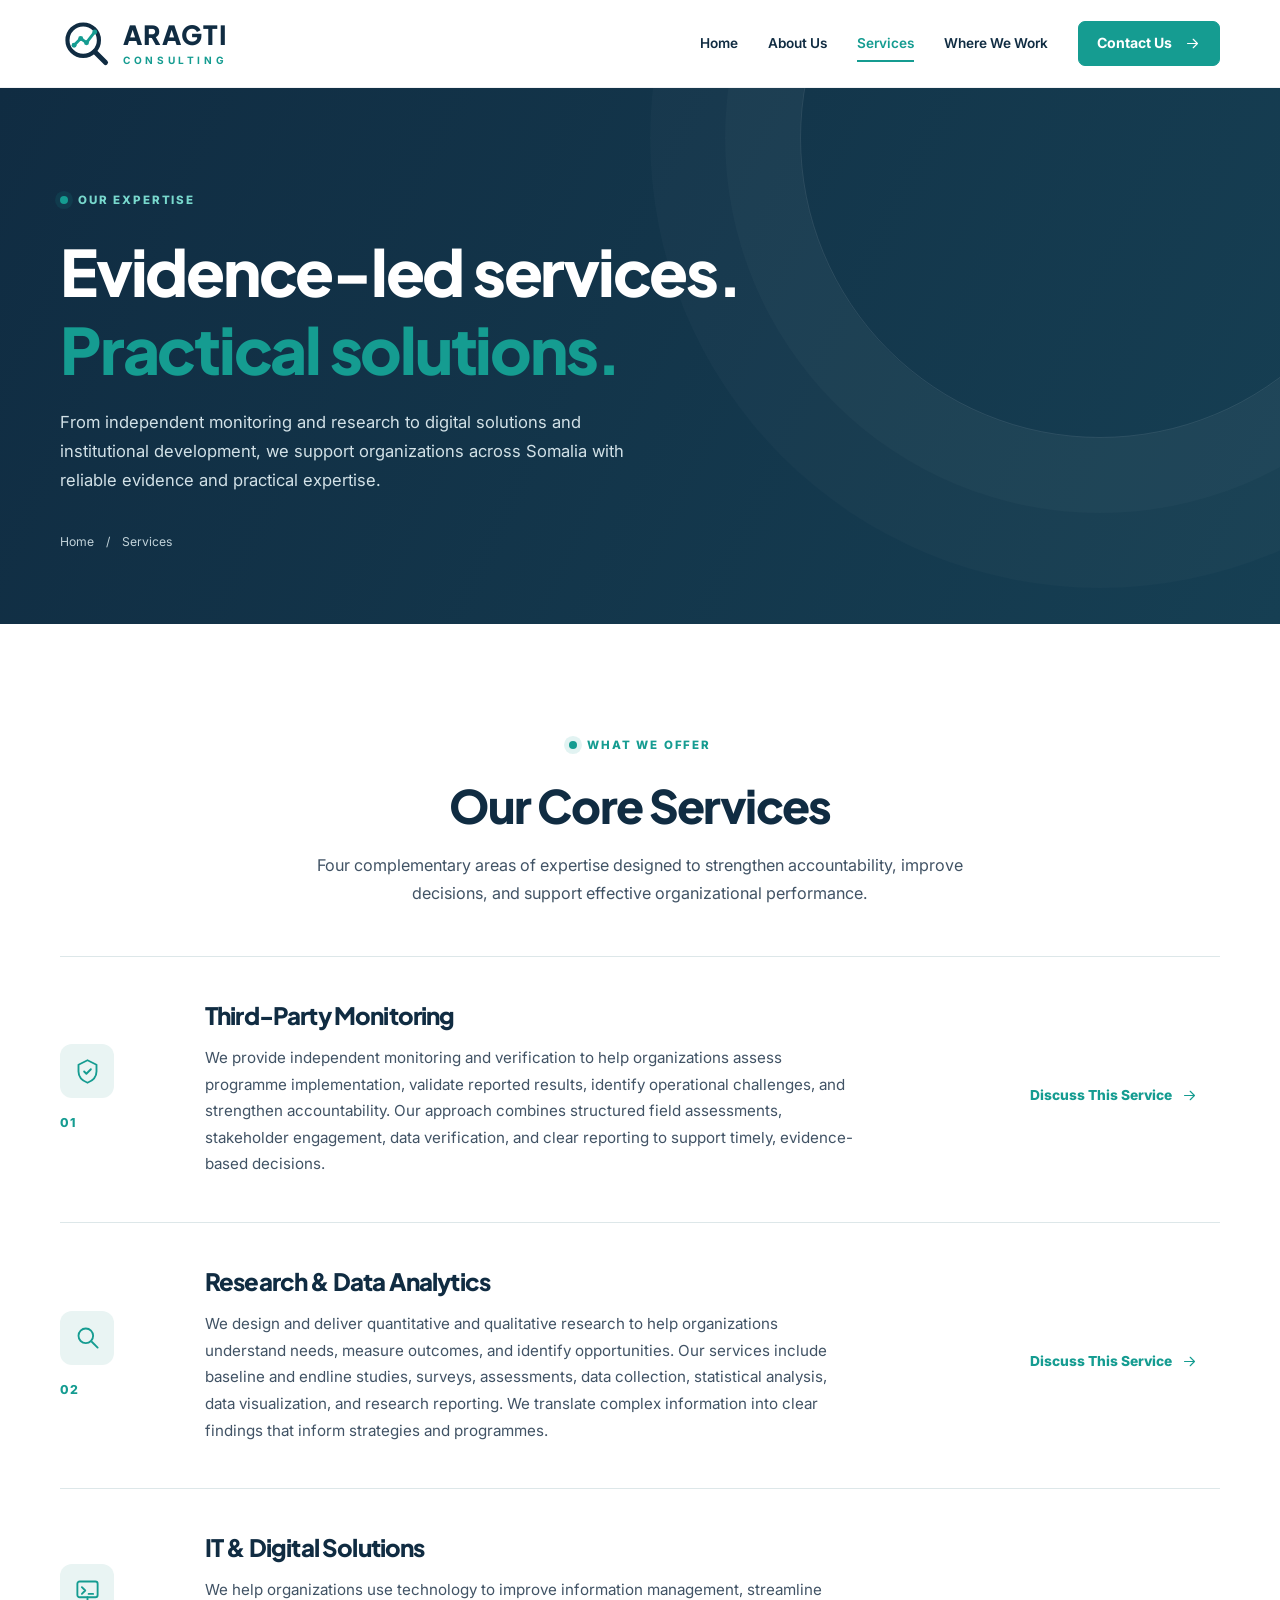
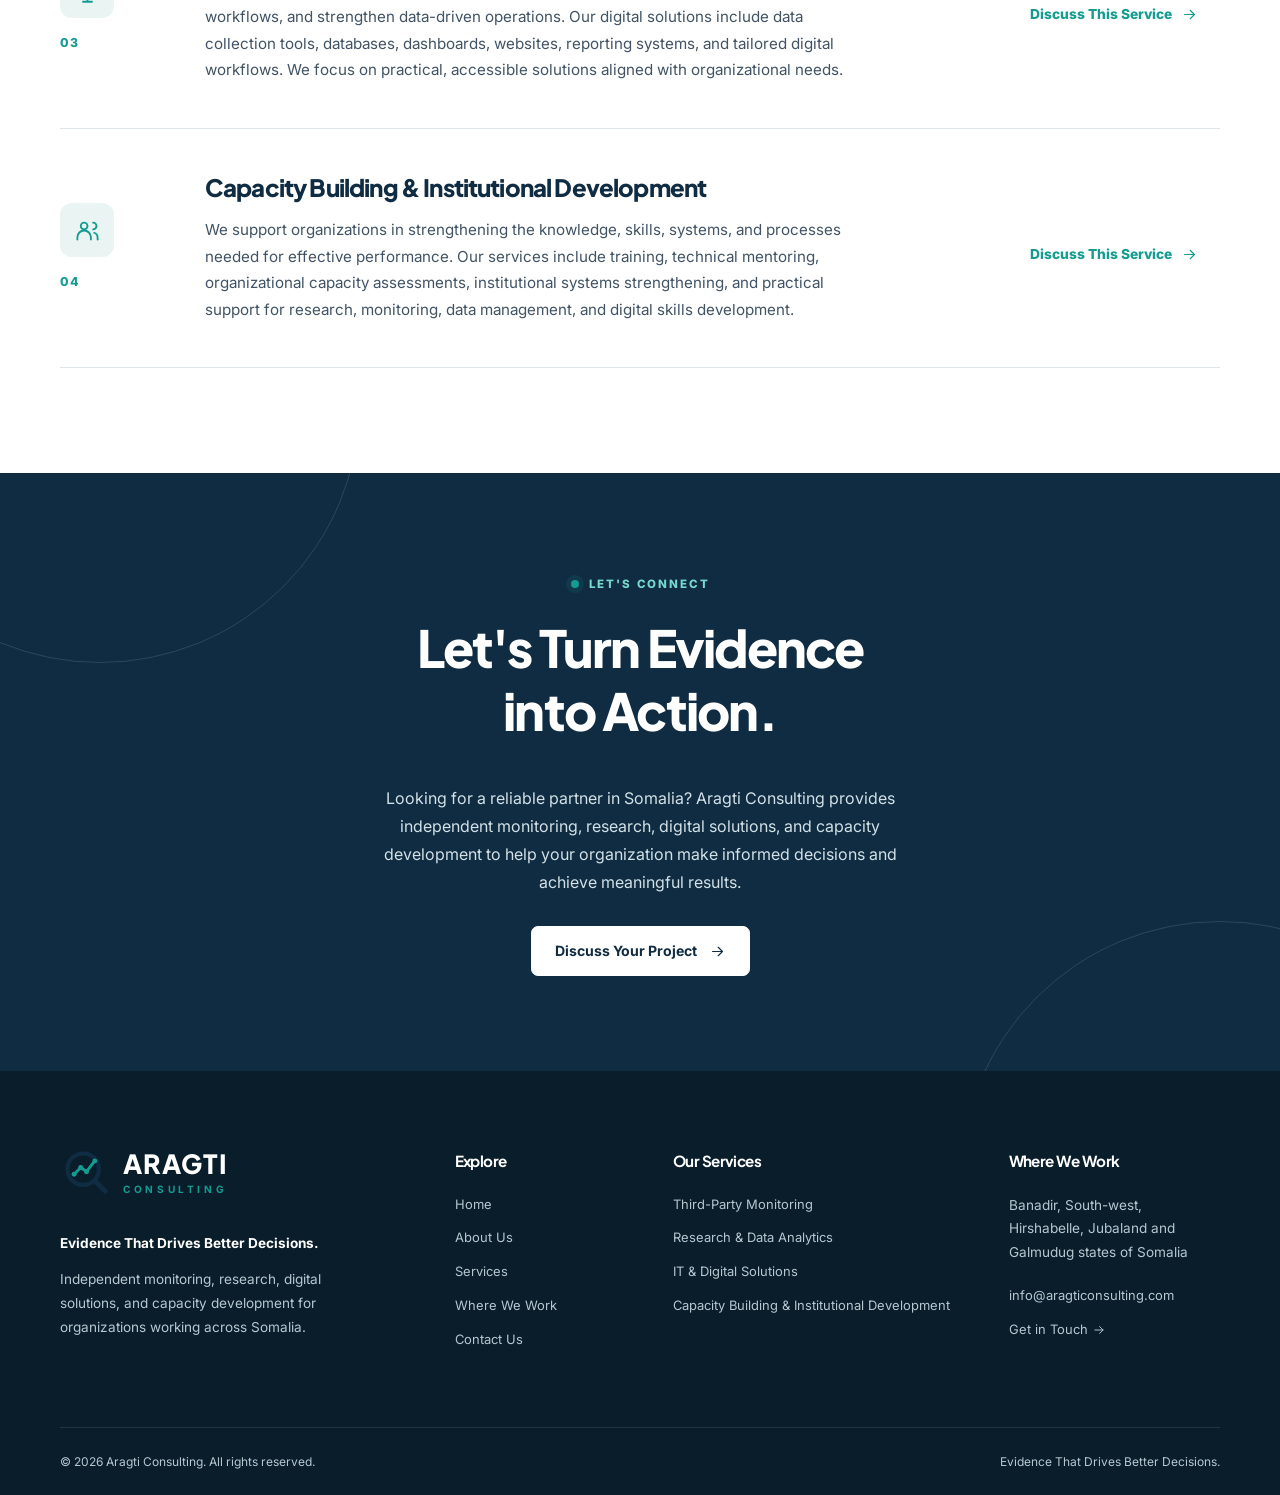
<file: services.html>
<!doctype html>
<html lang="en">
<head>
  <meta charset="utf-8">
  <meta name="viewport" content="width=device-width, initial-scale=1">
  <meta name="theme-color" content="#102C42">

  <meta name="description" content="Explore Aragti Consulting's third-party monitoring, research and data analytics, IT and digital solutions, and capacity building services across Somalia.">
  <meta name="robots" content="index,follow">

  <meta property="og:type" content="website">
  <meta property="og:site_name" content="Aragti Consulting">
  <meta property="og:title" content="Our Services | Aragti Consulting">
  <meta property="og:description" content="Independent monitoring, research, digital solutions, and institutional development services for organizations working across Somalia.">
  <meta property="og:image" content="assets/social-preview.svg">

  <meta name="twitter:card" content="summary_large_image">
  <meta name="twitter:title" content="Our Services | Aragti Consulting">
  <meta name="twitter:description" content="Explore Aragti Consulting's four core services supporting evidence-based decisions across Somalia.">

  <link rel="icon" href="assets/favicon.svg" type="image/svg+xml">

  <link rel="preconnect" href="https://fonts.googleapis.com">
  <link rel="preconnect" href="https://fonts.gstatic.com" crossorigin>
  <link href="https://fonts.googleapis.com/css2?family=Inter:wght@400;500;600;700&family=Plus+Jakarta+Sans:wght@400;500;600;700;800&display=swap" rel="stylesheet">

  <link rel="stylesheet" href="css/styles.css">
  <script src="js/main.js" defer></script>

  <title>Our Services | Aragti Consulting</title>
</head>

<body>
  <a class="skip-link" href="#main">Skip to content</a>

  <!-- HEADER -->
  <header class="site-header" id="site-header">
    <div class="container header-inner">

      <a class="brand" href="index.html" aria-label="Aragti Consulting home">
        <img src="assets/logo.svg" alt="" width="53" height="53">
        <span class="brand-type">
          <strong>ARAGTI</strong>
          <span>CONSULTING</span>
        </span>
      </a>

      <button
        class="menu-toggle"
        type="button"
        aria-label="Open navigation"
        aria-controls="primary-nav"
        aria-expanded="false"
      >
        <svg class="icon menu-open" viewBox="0 0 24 24" fill="none"
          stroke="currentColor" stroke-width="1.65"
          stroke-linecap="round" stroke-linejoin="round"
          aria-hidden="true">
          <path d="M4 7h16M4 12h16M4 17h16"/>
        </svg>

        <svg class="icon menu-close" viewBox="0 0 24 24" fill="none"
          stroke="currentColor" stroke-width="1.65"
          stroke-linecap="round" stroke-linejoin="round"
          aria-hidden="true">
          <path d="M5 5 19 19M19 5 5 19"/>
        </svg>
      </button>

      <nav class="primary-nav" id="primary-nav" aria-label="Main navigation">
        <a href="index.html">Home</a>
        <a href="about.html">About Us</a>
        <a href="services.html" aria-current="page">Services</a>
        <a href="where-we-work.html">Where We Work</a>

        <a class="button button-small" href="contact.html">
          Contact Us
          <svg class="icon" viewBox="0 0 24 24" fill="none"
            stroke="currentColor" stroke-width="1.65"
            stroke-linecap="round" stroke-linejoin="round"
            aria-hidden="true">
            <path d="M5 12h14m-6-6 6 6-6 6"/>
          </svg>
        </a>
      </nav>
    </div>
  </header>

  <main id="main">

    <!-- PAGE HERO -->
    <section class="page-hero">
      <div class="container page-hero-inner">
        <span class="eyebrow">
          <span class="eyebrow-dot"></span>
          Our Expertise
        </span>

        <h1>
          Evidence-led services.<br>
          <span>Practical solutions.</span>
        </h1>

        <p>
          From independent monitoring and research to digital
          solutions and institutional development, we support
          organizations across Somalia with reliable evidence
          and practical expertise.
        </p>

        <div class="breadcrumbs">
          <a href="index.html">Home</a>
          <span>/</span>
          <span>Services</span>
        </div>
      </div>
    </section>

    <!-- CORE SERVICES -->
    <section class="section" aria-labelledby="services-heading">
      <div class="container">

        <div class="section-heading reveal">
          <span class="eyebrow">
            <span class="eyebrow-dot"></span>
            What We Offer
          </span>

          <h2 id="services-heading">Our Core Services</h2>

          <p>
            Four complementary areas of expertise designed to
            strengthen accountability, improve decisions,
            and support effective organizational performance.
          </p>
        </div>

        <div class="service-detail-list">

          <!-- SERVICE 01 -->
          <article class="service-detail reveal" id="service-1">
            <div class="service-detail-icon">
              <span class="icon-box">
                <svg class="icon" viewBox="0 0 24 24" fill="none"
                  stroke="currentColor" stroke-width="1.65"
                  stroke-linecap="round" stroke-linejoin="round"
                  aria-hidden="true">
                  <path d="M12 2 4 6v6c0 5 3.4 8.2 8 10 4.6-1.8 8-5 8-10V6l-8-4Z"/>
                  <path d="m9 12 2 2 4-4"/>
                </svg>
              </span>
              <span class="service-index">01</span>
            </div>

            <div>
              <h2>Third-Party Monitoring</h2>

              <p>
                We provide independent monitoring and verification
                to help organizations assess programme implementation,
                validate reported results, identify operational
                challenges, and strengthen accountability.
                Our approach combines structured field assessments,
                stakeholder engagement, data verification, and
                clear reporting to support timely, evidence-based
                decisions.
              </p>
            </div>

            <a href="contact.html" class="text-link">
              Discuss This Service
              <svg class="icon" viewBox="0 0 24 24" fill="none"
                stroke="currentColor" stroke-width="1.65"
                stroke-linecap="round" stroke-linejoin="round"
                aria-hidden="true">
                <path d="M5 12h14m-6-6 6 6-6 6"/>
              </svg>
            </a>
          </article>

          <!-- SERVICE 02 -->
          <article class="service-detail reveal" id="service-2">
            <div class="service-detail-icon">
              <span class="icon-box">
                <svg class="icon" viewBox="0 0 24 24" fill="none"
                  stroke="currentColor" stroke-width="1.65"
                  stroke-linecap="round" stroke-linejoin="round"
                  aria-hidden="true">
                  <circle cx="10.5" cy="10.5" r="6.5"/>
                  <path d="m16 16 5 5"/>
                </svg>
              </span>
              <span class="service-index">02</span>
            </div>

            <div>
              <h2>Research &amp; Data Analytics</h2>

              <p>
                We design and deliver quantitative and qualitative
                research to help organizations understand needs,
                measure outcomes, and identify opportunities.
                Our services include baseline and endline studies,
                surveys, assessments, data collection, statistical
                analysis, data visualization, and research reporting.
                We translate complex information into clear findings
                that inform strategies and programmes.
              </p>
            </div>

            <a href="contact.html" class="text-link">
              Discuss This Service
              <svg class="icon" viewBox="0 0 24 24" fill="none"
                stroke="currentColor" stroke-width="1.65"
                stroke-linecap="round" stroke-linejoin="round"
                aria-hidden="true">
                <path d="M5 12h14m-6-6 6 6-6 6"/>
              </svg>
            </a>
          </article>

          <!-- SERVICE 03 -->
          <article class="service-detail reveal" id="service-3">
            <div class="service-detail-icon">
              <span class="icon-box">
                <svg class="icon" viewBox="0 0 24 24" fill="none"
                  stroke="currentColor" stroke-width="1.65"
                  stroke-linecap="round" stroke-linejoin="round"
                  aria-hidden="true">
                  <rect x="3" y="4" width="18" height="14" rx="2"/>
                  <path d="M8 22h8M12 18v4M7 9l3 3-3 3M13 15h4"/>
                </svg>
              </span>
              <span class="service-index">03</span>
            </div>

            <div>
              <h2>IT &amp; Digital Solutions</h2>

              <p>
                We help organizations use technology to improve
                information management, streamline workflows,
                and strengthen data-driven operations. Our
                digital solutions include data collection tools,
                databases, dashboards, websites, reporting
                systems, and tailored digital workflows.
                We focus on practical, accessible solutions
                aligned with organizational needs.
              </p>
            </div>

            <a href="contact.html" class="text-link">
              Discuss This Service
              <svg class="icon" viewBox="0 0 24 24" fill="none"
                stroke="currentColor" stroke-width="1.65"
                stroke-linecap="round" stroke-linejoin="round"
                aria-hidden="true">
                <path d="M5 12h14m-6-6 6 6-6 6"/>
              </svg>
            </a>
          </article>

          <!-- SERVICE 04 -->
          <article class="service-detail reveal" id="service-4">
            <div class="service-detail-icon">
              <span class="icon-box">
                <svg class="icon" viewBox="0 0 24 24" fill="none"
                  stroke="currentColor" stroke-width="1.65"
                  stroke-linecap="round" stroke-linejoin="round"
                  aria-hidden="true">
                  <circle cx="9" cy="8" r="3"/>
                  <path d="M3 20v-2a6 6 0 0 1 12 0v2M17 5a3 3 0 0 1 0 6M18 14a5 5 0 0 1 3 5v1"/>
                </svg>
              </span>
              <span class="service-index">04</span>
            </div>

            <div>
              <h2>Capacity Building &amp; Institutional Development</h2>

              <p>
                We support organizations in strengthening the
                knowledge, skills, systems, and processes needed
                for effective performance. Our services include
                training, technical mentoring, organizational
                capacity assessments, institutional systems
                strengthening, and practical support for
                research, monitoring, data management, and
                digital skills development.
              </p>
            </div>

            <a href="contact.html" class="text-link">
              Discuss This Service
              <svg class="icon" viewBox="0 0 24 24" fill="none"
                stroke="currentColor" stroke-width="1.65"
                stroke-linecap="round" stroke-linejoin="round"
                aria-hidden="true">
                <path d="M5 12h14m-6-6 6 6-6 6"/>
              </svg>
            </a>
          </article>

        </div>
      </div>
    </section>

    <!-- CALL TO ACTION -->
    <section class="cta-section">
      <div class="container cta-inner reveal">
        <span class="eyebrow">
          <span class="eyebrow-dot"></span>
          Let's Connect
        </span>

        <h2>Let's Turn Evidence<br>into Action.</h2>

        <p>
          Looking for a reliable partner in Somalia?
          Aragti Consulting provides independent monitoring,
          research, digital solutions, and capacity development
          to help your organization make informed decisions
          and achieve meaningful results.
        </p>

        <a class="button button-light" href="contact.html">
          Discuss Your Project
          <svg class="icon" viewBox="0 0 24 24" fill="none"
            stroke="currentColor" stroke-width="1.65"
            stroke-linecap="round" stroke-linejoin="round"
            aria-hidden="true">
            <path d="M5 12h14m-6-6 6 6-6 6"/>
          </svg>
        </a>
      </div>
    </section>

  </main>

  <!-- FOOTER -->
  <footer class="site-footer">
    <div class="container footer-grid">

      <div class="footer-about">
        <a class="brand brand-footer" href="index.html"
          aria-label="Aragti Consulting home">
          <img src="assets/logo.svg" alt="" width="52" height="52">
          <span class="brand-type">
            <strong>ARAGTI</strong>
            <span>CONSULTING</span>
          </span>
        </a>

        <p class="footer-tagline">
          Evidence That Drives Better Decisions.
        </p>

        <p>
          Independent monitoring, research, digital solutions,
          and capacity development for organizations
          working across Somalia.
        </p>
      </div>

      <div>
        <h3>Explore</h3>
        <a href="index.html">Home</a>
        <a href="about.html">About Us</a>
        <a href="services.html">Services</a>
        <a href="where-we-work.html">Where We Work</a>
        <a href="contact.html">Contact Us</a>
      </div>

      <div>
        <h3>Our Services</h3>
        <a href="services.html#service-1">Third-Party Monitoring</a>
        <a href="services.html#service-2">Research &amp; Data Analytics</a>
        <a href="services.html#service-3">IT &amp; Digital Solutions</a>
        <a href="services.html#service-4">
          Capacity Building &amp; Institutional Development
        </a>
      </div>

      <div>
        <h3>Where We Work</h3>
        <p>
          Banadir, South-west, Hirshabelle, Jubaland
          and Galmudug states of Somalia
        </p>

        <a href="mailto:info@aragticonsulting.com">
          info@aragticonsulting.com
        </a>

        <a href="contact.html">
          Get in Touch
          <svg class="icon" viewBox="0 0 24 24" fill="none"
            stroke="currentColor" stroke-width="1.65"
            stroke-linecap="round" stroke-linejoin="round"
            aria-hidden="true">
            <path d="M5 12h14m-6-6 6 6-6 6"/>
          </svg>
        </a>
      </div>
    </div>

    <div class="container footer-bottom">
      <span>
        © <span id="year"></span> Aragti Consulting.
        All rights reserved.
      </span>

      <span>Evidence That Drives Better Decisions.</span>
    </div>
  </footer>

  <!-- BACK TO TOP -->
  <button class="back-to-top" type="button" aria-label="Back to top">
    <svg class="icon" viewBox="0 0 24 24" fill="none"
      stroke="currentColor" stroke-width="1.65"
      stroke-linecap="round" stroke-linejoin="round"
      aria-hidden="true">
      <path d="M12 20V4m-7 7 7-7 7 7"/>
    </svg>
  </button>

</body>
</html>
</file>
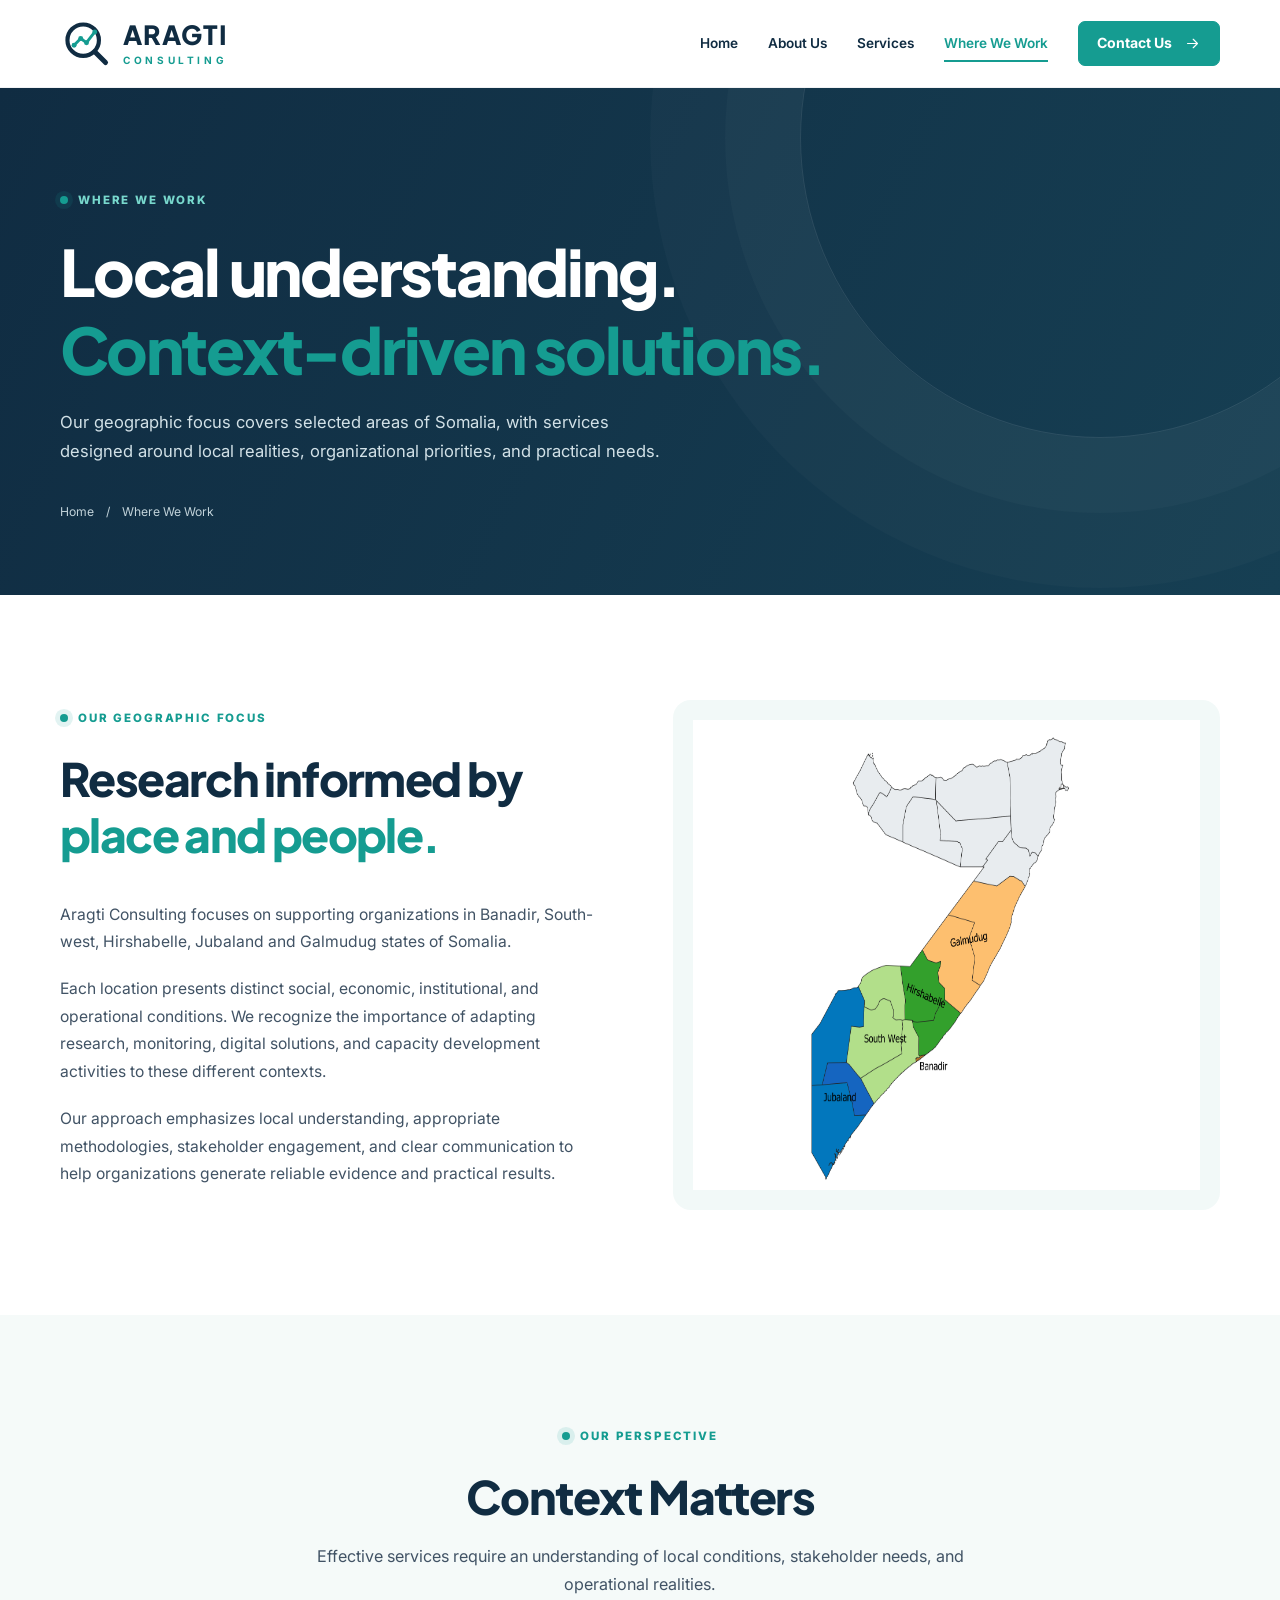
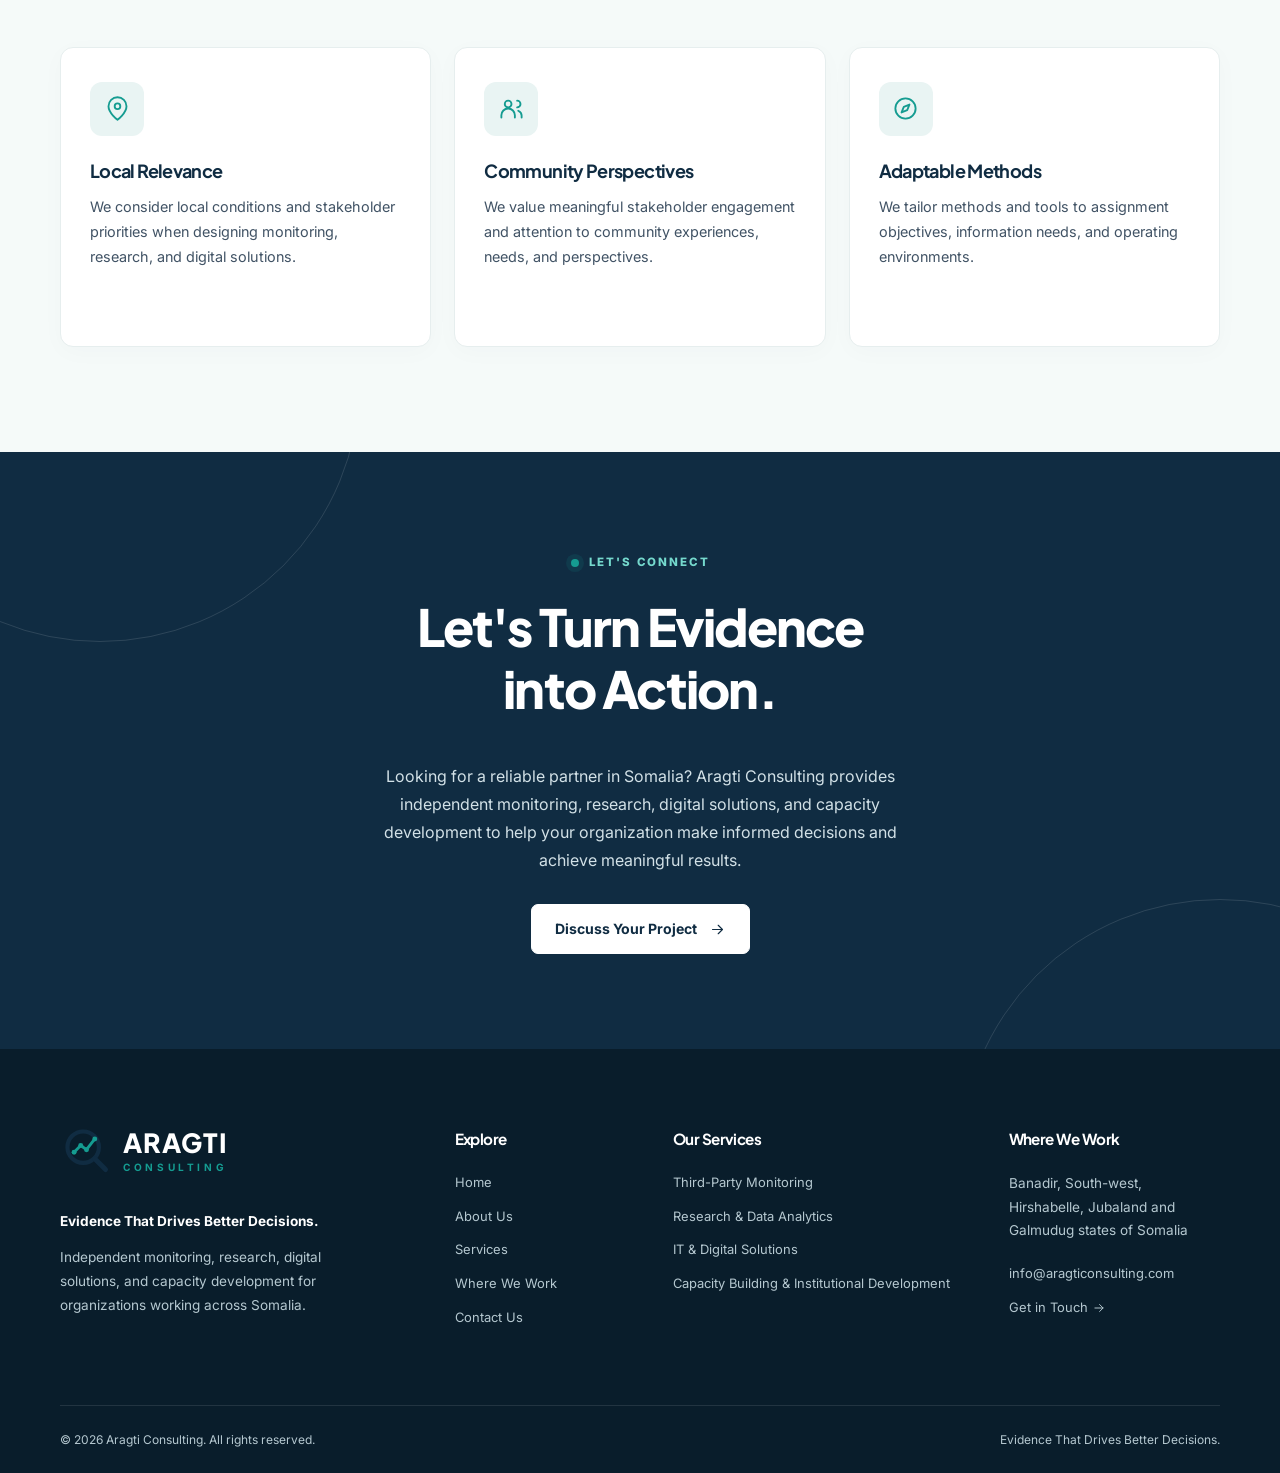
<file: where-we-work.html>
<!doctype html>
<html lang="en">
  <head>
    <meta charset="utf-8" />
    <meta name="viewport" content="width=device-width, initial-scale=1" />
    <meta name="theme-color" content="#102C42" />

    <meta
      name="description"
      content="Explore Aragti Consulting's geographic service focus across Banadir, South-west, Hirshabelle, Jubaland and Galmudug states of Somalia."
    />
    <meta name="robots" content="index,follow" />

    <meta property="og:type" content="website" />
    <meta property="og:site_name" content="Aragti Consulting" />
    <meta property="og:title" content="Where We Work | Aragti Consulting" />
    <meta
      property="og:description"
      content="Learn about Aragti Consulting's geographic focus and context-sensitive approach to monitoring, research, digital solutions, and capacity development in Somalia."
    />
    <meta property="og:image" content="assets/social-preview.svg" />

    <meta name="twitter:card" content="summary_large_image" />
    <meta name="twitter:title" content="Where We Work | Aragti Consulting" />
    <meta
      name="twitter:description"
      content="Our geographic focus includes Banadir, South-west, Hirshabelle, Jubaland and Galmudug states of Somalia."
    />

    <link rel="icon" href="assets/favicon.svg" type="image/svg+xml" />

    <link rel="preconnect" href="https://fonts.googleapis.com" />
    <link rel="preconnect" href="https://fonts.gstatic.com" crossorigin />
    <link
      href="https://fonts.googleapis.com/css2?family=Inter:wght@400;500;600;700&family=Plus+Jakarta+Sans:wght@400;500;600;700;800&display=swap"
      rel="stylesheet"
    />

    <link rel="stylesheet" href="css/styles.css" />
    <script src="js/main.js" defer></script>

    <title>Where We Work | Aragti Consulting</title>
  </head>

  <body>
    <a class="skip-link" href="#main">Skip to content</a>

    <!-- HEADER -->
    <header class="site-header" id="site-header">
      <div class="container header-inner">
        <a class="brand" href="index.html" aria-label="Aragti Consulting home">
          <img src="assets/logo.svg" alt="" width="53" height="53" />
          <span class="brand-type">
            <strong>ARAGTI</strong>
            <span>CONSULTING</span>
          </span>
        </a>

        <button
          class="menu-toggle"
          type="button"
          aria-label="Open navigation"
          aria-controls="primary-nav"
          aria-expanded="false"
        >
          <svg
            class="icon menu-open"
            viewBox="0 0 24 24"
            fill="none"
            stroke="currentColor"
            stroke-width="1.65"
            stroke-linecap="round"
            stroke-linejoin="round"
            aria-hidden="true"
          >
            <path d="M4 7h16M4 12h16M4 17h16" />
          </svg>

          <svg
            class="icon menu-close"
            viewBox="0 0 24 24"
            fill="none"
            stroke="currentColor"
            stroke-width="1.65"
            stroke-linecap="round"
            stroke-linejoin="round"
            aria-hidden="true"
          >
            <path d="M5 5 19 19M19 5 5 19" />
          </svg>
        </button>

        <nav class="primary-nav" id="primary-nav" aria-label="Main navigation">
          <a href="index.html">Home</a>
          <a href="about.html">About Us</a>
          <a href="services.html">Services</a>
          <a href="where-we-work.html" aria-current="page">Where We Work</a>

          <a class="button button-small" href="contact.html">
            Contact Us
            <svg
              class="icon"
              viewBox="0 0 24 24"
              fill="none"
              stroke="currentColor"
              stroke-width="1.65"
              stroke-linecap="round"
              stroke-linejoin="round"
              aria-hidden="true"
            >
              <path d="M5 12h14m-6-6 6 6-6 6" />
            </svg>
          </a>
        </nav>
      </div>
    </header>

    <main id="main">
      <!-- PAGE HERO -->
      <section class="page-hero">
        <div class="container page-hero-inner">
          <span class="eyebrow">
            <span class="eyebrow-dot"></span>
            Where We Work
          </span>

          <h1>
            Local understanding.<br />
            <span>Context-driven solutions.</span>
          </h1>

          <p>
            Our geographic focus covers selected areas of Somalia, with services
            designed around local realities, organizational priorities, and
            practical needs.
          </p>

          <div class="breadcrumbs">
            <a href="index.html">Home</a>
            <span>/</span>
            <span>Where We Work</span>
          </div>
        </div>
      </section>

      <!-- GEOGRAPHIC FOCUS -->
      <section class="section" aria-labelledby="coverage-heading">
        <div class="container coverage-page-grid">
          <div class="reveal">
            <span class="eyebrow">
              <span class="eyebrow-dot"></span>
              Our Geographic Focus
            </span>

            <h2 id="coverage-heading">
              Research informed by<br />
              <span class="accent">place and people.</span>
            </h2>

            <p>
              Aragti Consulting focuses on supporting organizations in Banadir,
              South-west, Hirshabelle, Jubaland and Galmudug states of Somalia.
            </p>

            <p>
              Each location presents distinct social, economic, institutional,
              and operational conditions. We recognize the importance of
              adapting research, monitoring, digital solutions, and capacity
              development activities to these different contexts.
            </p>

            <p>
              Our approach emphasizes local understanding, appropriate
              methodologies, stakeholder engagement, and clear communication to
              help organizations generate reliable evidence and practical
              results.
            </p>
          </div>

          <!-- MAP -->
          <div class="map-panel reveal">
            <img
              src="assets/Somali-states.png"
              alt="Illustrative map of Somalia showing the broader geographic context of Aragti Consulting's service focus."
              width="540"
              height="470"
              loading="lazy"
            />
          </div>
        </div>
      </section>

      <!-- CONTEXT-SENSITIVE APPROACH -->
      <section class="section section-soft" aria-labelledby="context-heading">
        <div class="container">
          <div class="section-heading reveal">
            <span class="eyebrow">
              <span class="eyebrow-dot"></span>
              Our Perspective
            </span>

            <h2 id="context-heading">Context Matters</h2>

            <p>
              Effective services require an understanding of local conditions,
              stakeholder needs, and operational realities.
            </p>
          </div>

          <div class="card-grid three-col">
            <article class="info-card reveal">
              <span class="icon-box">
                <svg
                  class="icon"
                  viewBox="0 0 24 24"
                  fill="none"
                  stroke="currentColor"
                  stroke-width="1.65"
                  stroke-linecap="round"
                  stroke-linejoin="round"
                  aria-hidden="true"
                >
                  <path d="M20 10c0 6-8 12-8 12S4 16 4 10a8 8 0 1 1 16 0Z" />
                  <circle cx="12" cy="10" r="2.5" />
                </svg>
              </span>

              <h3>Local Relevance</h3>

              <p>
                We consider local conditions and stakeholder priorities when
                designing monitoring, research, and digital solutions.
              </p>
            </article>

            <article class="info-card reveal">
              <span class="icon-box">
                <svg
                  class="icon"
                  viewBox="0 0 24 24"
                  fill="none"
                  stroke="currentColor"
                  stroke-width="1.65"
                  stroke-linecap="round"
                  stroke-linejoin="round"
                  aria-hidden="true"
                >
                  <circle cx="9" cy="8" r="3" />
                  <path
                    d="M3 20v-2a6 6 0 0 1 12 0v2M17 5a3 3 0 0 1 0 6M18 14a5 5 0 0 1 3 5v1"
                  />
                </svg>
              </span>

              <h3>Community Perspectives</h3>

              <p>
                We value meaningful stakeholder engagement and attention to
                community experiences, needs, and perspectives.
              </p>
            </article>

            <article class="info-card reveal">
              <span class="icon-box">
                <svg
                  class="icon"
                  viewBox="0 0 24 24"
                  fill="none"
                  stroke="currentColor"
                  stroke-width="1.65"
                  stroke-linecap="round"
                  stroke-linejoin="round"
                  aria-hidden="true"
                >
                  <circle cx="12" cy="12" r="9" />
                  <path d="m15.5 8.5-2 5-5 2 2-5 5-2Z" />
                </svg>
              </span>

              <h3>Adaptable Methods</h3>

              <p>
                We tailor methods and tools to assignment objectives,
                information needs, and operating environments.
              </p>
            </article>
          </div>
        </div>
      </section>

      <!-- CALL TO ACTION -->
      <section class="cta-section">
        <div class="container cta-inner reveal">
          <span class="eyebrow">
            <span class="eyebrow-dot"></span>
            Let's Connect
          </span>

          <h2>
            Let's Turn Evidence<br />
            into Action.
          </h2>

          <p>
            Looking for a reliable partner in Somalia? Aragti Consulting
            provides independent monitoring, research, digital solutions, and
            capacity development to help your organization make informed
            decisions and achieve meaningful results.
          </p>

          <a class="button button-light" href="contact.html">
            Discuss Your Project
            <svg
              class="icon"
              viewBox="0 0 24 24"
              fill="none"
              stroke="currentColor"
              stroke-width="1.65"
              stroke-linecap="round"
              stroke-linejoin="round"
              aria-hidden="true"
            >
              <path d="M5 12h14m-6-6 6 6-6 6" />
            </svg>
          </a>
        </div>
      </section>
    </main>

    <!-- FOOTER -->
    <footer class="site-footer">
      <div class="container footer-grid">
        <div class="footer-about">
          <a
            class="brand brand-footer"
            href="index.html"
            aria-label="Aragti Consulting home"
          >
            <img src="assets/logo.svg" alt="" width="52" height="52" />
            <span class="brand-type">
              <strong>ARAGTI</strong>
              <span>CONSULTING</span>
            </span>
          </a>

          <p class="footer-tagline">Evidence That Drives Better Decisions.</p>

          <p>
            Independent monitoring, research, digital solutions, and capacity
            development for organizations working across Somalia.
          </p>
        </div>

        <div>
          <h3>Explore</h3>
          <a href="index.html">Home</a>
          <a href="about.html">About Us</a>
          <a href="services.html">Services</a>
          <a href="where-we-work.html">Where We Work</a>
          <a href="contact.html">Contact Us</a>
        </div>

        <div>
          <h3>Our Services</h3>
          <a href="services.html#service-1"> Third-Party Monitoring </a>
          <a href="services.html#service-2"> Research &amp; Data Analytics </a>
          <a href="services.html#service-3"> IT &amp; Digital Solutions </a>
          <a href="services.html#service-4">
            Capacity Building &amp; Institutional Development
          </a>
        </div>

        <div>
          <h3>Where We Work</h3>

          <p>
            Banadir, South-west, Hirshabelle, Jubaland and Galmudug states of
            Somalia
          </p>

          <a href="mailto:info@aragticonsulting.com">
            info@aragticonsulting.com
          </a>

          <a href="contact.html">
            Get in Touch
            <svg
              class="icon"
              viewBox="0 0 24 24"
              fill="none"
              stroke="currentColor"
              stroke-width="1.65"
              stroke-linecap="round"
              stroke-linejoin="round"
              aria-hidden="true"
            >
              <path d="M5 12h14m-6-6 6 6-6 6" />
            </svg>
          </a>
        </div>
      </div>

      <div class="container footer-bottom">
        <span>
          © <span id="year"></span> Aragti Consulting. All rights reserved.
        </span>

        <span>Evidence That Drives Better Decisions.</span>
      </div>
    </footer>

    <!-- BACK TO TOP -->
    <button class="back-to-top" type="button" aria-label="Back to top">
      <svg
        class="icon"
        viewBox="0 0 24 24"
        fill="none"
        stroke="currentColor"
        stroke-width="1.65"
        stroke-linecap="round"
        stroke-linejoin="round"
        aria-hidden="true"
      >
        <path d="M12 20V4m-7 7 7-7 7 7" />
      </svg>
    </button>
  </body>
</html>
</file>
<file: css/styles.css>
:root{
  --navy:#102C42;--navy-dark:#0B2233;--teal:#159C91;
  --teal-dark:#107E75;--soft:#E9F4F3;--text:#415365;
  --white:#fff;--line:#DDE7E9;--shadow:0 20px 60px rgba(16,44,66,.08);
  --heading:"Plus Jakarta Sans",Arial,sans-serif;
  --body:"Inter",Arial,sans-serif;
}
*,*::before,*::after{box-sizing:border-box}
html{scroll-behavior:smooth;scroll-padding-top:100px}
body{margin:0;font-family:var(--body);color:var(--text);line-height:1.75;background:#fff}
body.menu-open{overflow:hidden}
h1,h2,h3,h4{font-family:var(--heading);color:var(--navy);line-height:1.22;letter-spacing:-.035em}
h1,h2,h3,p{margin-top:0}
h1{font-size:clamp(2.8rem,5vw,5rem);font-weight:800}
h2{font-size:clamp(2rem,3.6vw,3.25rem);font-weight:800}
h3{font-size:1.18rem;font-weight:700}
p{margin-bottom:1.25rem}
a{color:inherit;text-decoration:none}
button,input,textarea{font:inherit}
button{cursor:pointer}
img,svg{max-width:100%}
img{display:block}
:focus-visible{outline:3px solid var(--teal);outline-offset:4px}
::selection{background:#B7E6E0;color:var(--navy)}
.container{width:min(1160px,calc(100% - 48px));margin-inline:auto}
.section{padding:105px 0}
.section-soft{background:#F5FAF9}
.accent{color:var(--teal)}
.icon{width:21px;height:21px;flex:none}
.skip-link{position:fixed;top:-100px;left:20px;background:var(--navy);color:#fff;padding:12px 20px;z-index:1000}
.skip-link:focus{top:10px}
.site-header{height:88px;position:sticky;top:0;z-index:100;background:rgba(255,255,255,.96);backdrop-filter:blur(18px);border-bottom:1px solid rgba(16,44,66,.06);transition:box-shadow .25s}
.site-header.scrolled{box-shadow:0 7px 25px rgba(16,44,66,.08)}
.header-inner{height:100%;display:flex;align-items:center;justify-content:space-between;gap:25px}
.brand{display:inline-flex;align-items:center;gap:10px;color:var(--navy);flex:none}
.brand img{width:53px;height:53px}
.brand-type{display:flex;flex-direction:column;line-height:1}
.brand-type strong{font-family:var(--heading);font-size:1.65rem;letter-spacing:.035em;font-weight:800}
.brand-type>span{color:var(--teal);font-size:.63rem;letter-spacing:.36em;font-weight:700;margin-top:6px}
.primary-nav{display:flex;align-items:center;gap:30px}
.primary-nav>a:not(.button){font-size:.85rem;font-weight:600;color:var(--navy);padding:10px 0;position:relative}
.primary-nav>a:not(.button)::after{content:"";height:2px;background:var(--teal);position:absolute;left:0;right:100%;bottom:3px;transition:right .25s}
.primary-nav>a:not(.button):hover::after,.primary-nav>a[aria-current="page"]:not(.button)::after{right:0}
.primary-nav>a[aria-current="page"]:not(.button){color:var(--teal)}
.menu-toggle{display:none;border:0;background:none;color:var(--navy);padding:8px}
.menu-close{display:none}
.button{display:inline-flex;align-items:center;justify-content:center;gap:12px;padding:15px 23px;border-radius:7px;background:var(--teal);color:#fff;border:1px solid var(--teal);font-size:.88rem;font-weight:700;line-height:1.3;transition:transform .25s,background .25s,box-shadow .25s}
.button:hover{background:var(--teal-dark);border-color:var(--teal-dark);transform:translateY(-2px);box-shadow:0 12px 26px rgba(21,156,145,.18)}
.button .icon{width:17px;height:17px}
.button-small{padding:12px 18px}
.button-outline{background:transparent;color:var(--navy);border-color:#B8CED0}
.button-outline:hover{color:#fff}
.button-light{background:#fff;color:var(--navy);border-color:#fff}
.button-light:hover{background:var(--soft);color:var(--navy);border-color:var(--soft)}
.button-row{display:flex;flex-wrap:wrap;gap:12px}
.eyebrow{display:inline-flex;align-items:center;gap:10px;color:var(--teal);font-size:.72rem;font-weight:800;text-transform:uppercase;letter-spacing:.16em;margin-bottom:22px}
.eyebrow-dot{width:8px;height:8px;border-radius:50%;background:var(--teal);box-shadow:0 0 0 5px rgba(21,156,145,.12)}
.hero{background:linear-gradient(120deg,#F8FCFC 5%,#EFF8F6 100%);overflow:hidden;position:relative}
.hero::before{content:"";position:absolute;width:650px;height:650px;border:1px solid rgba(21,156,145,.1);border-radius:50%;right:-290px;top:-280px}
.hero-grid{min-height:650px;display:grid;grid-template-columns:1.07fr .93fr;align-items:center;gap:35px;padding-top:70px;padding-bottom:85px}
.hero-content{position:relative;z-index:2}
.hero h1{font-size:clamp(2.7rem,4.65vw,4.7rem);margin-bottom:25px}
.hero h1 span,.page-hero h1 span{color:var(--teal)}
.hero-content>p{font-size:1.07rem;max-width:510px;margin-bottom:30px}
.hero-footnote{margin-top:57px;font-size:.78rem;font-weight:600;display:flex;align-items:center;gap:15px;color:#718693}
.footnote-line{width:38px;height:1px;background:var(--teal)}
.hero-visual{height:500px;position:relative;isolation:isolate;perspective:1000px}
.visual-glow{position:absolute;inset:15% 0 10%;border-radius:50%;background:radial-gradient(circle,rgba(21,156,145,.21),transparent 65%);filter:blur(20px)}
.visual-orbit{position:absolute;border:1px solid rgba(21,156,145,.2);border-radius:50%;transform:rotate(-25deg)}
.orbit-one{width:400px;height:400px;top:40px;left:45px}
.orbit-two{width:300px;height:300px;top:90px;left:95px;border-style:dashed}
.analytics-card{position:absolute;background:rgba(255,255,255,.92);backdrop-filter:blur(16px);border:1px solid rgba(255,255,255,.95);border-radius:20px;box-shadow:0 40px 75px rgba(16,44,66,.17)}
.analytics-main{width:77%;height:290px;top:110px;left:11%;padding:22px;transform:rotateY(-11deg) rotateX(5deg) rotateZ(-4deg);animation:float 8s ease-in-out infinite}
.analytics-top,.analytics-bottom{display:flex;align-items:center;justify-content:space-between;font-size:.7rem;font-weight:700;color:var(--navy)}
.status-dots{color:var(--teal);letter-spacing:5px;font-size:.7rem}
.chart-area{height:190px;padding:15px 0}
.chart-area svg{width:100%;height:100%;overflow:visible}
.chart-grid{stroke:#E7EEEE;stroke-width:1;stroke-dasharray:4 6}
.analytics-bottom{color:#8797A1;font-size:.64rem}
.float-card{position:absolute;z-index:2;display:flex;align-items:center;gap:13px;background:#fff;padding:15px 19px;border-radius:14px;box-shadow:0 20px 45px rgba(16,44,66,.13);font-size:.72rem;line-height:1.6;color:#80909B;animation:float 7s ease-in-out infinite}
.float-card strong{font-size:.9rem;color:var(--navy)}
.float-card-top{top:65px;right:0}
.float-card-bottom{bottom:45px;left:0;animation-delay:-3s}
.mini-pulse{width:37px;height:37px;border-radius:50%;border:8px solid #D8F3EE;background:var(--teal)}
.mini-bars{height:36px;display:flex;align-items:end;gap:4px}
.mini-bars i{width:7px;background:var(--teal);border-radius:3px 3px 0 0}
.mini-bars i:nth-child(1){height:16px}.mini-bars i:nth-child(2){height:26px}.mini-bars i:nth-child(3){height:21px}.mini-bars i:nth-child(4){height:35px}
.node{position:absolute;width:13px;height:13px;background:var(--teal);border:4px solid #fff;border-radius:50%;box-shadow:0 0 0 5px rgba(21,156,145,.14);z-index:3}
.node-a{top:16%;left:17%}.node-b{top:12%;left:44%}.node-c{top:31%;right:13%}.node-d{bottom:19%;left:16%}.node-e{bottom:12%;left:50%}
.network-lines{position:absolute;inset:0;width:100%;height:100%;z-index:-1}
.network-lines path{fill:none;stroke:rgba(21,156,145,.24);stroke-width:1.5;stroke-dasharray:6 7}
@keyframes float{0%,100%{translate:0 0}50%{translate:0 -13px}}
.split-grid{display:grid;grid-template-columns:1fr 1fr;gap:90px;align-items:start}
.intro-copy p{font-size:1.03rem}
.text-link{display:inline-flex;align-items:center;gap:9px;color:var(--teal);font-size:.86rem;font-weight:800;margin-top:12px}
.text-link .icon{width:17px;transition:transform .2s}
.text-link:hover .icon{transform:translateX(5px)}
.section-heading{text-align:center;max-width:720px;margin:0 auto 48px}
.section-heading h2{margin-bottom:18px}
.section-heading p{font-size:1.01rem}
.card-grid{display:grid;gap:23px}
.three-col{grid-template-columns:repeat(3,minmax(0,1fr))}
.two-col{grid-template-columns:repeat(2,minmax(0,1fr))}
.info-card,.audience-card{background:#fff;border:1px solid #E6EEEE;border-radius:13px;padding:34px 29px;box-shadow:0 5px 24px rgba(16,44,66,.025);transition:transform .25s,box-shadow .25s,border-color .25s}
.info-card:hover,.audience-card:hover{transform:translateY(-6px);box-shadow:var(--shadow);border-color:#C9E4E0}
.info-card{display:flex;flex-direction:column;align-items:flex-start;min-height:300px}
.info-card h3{font-size:1.13rem;margin:24px 0 12px}
.info-card p{font-size:.9rem;line-height:1.75}
.info-card .text-link{margin-top:auto}
.icon-box{width:54px;height:54px;border-radius:12px;background:var(--soft);color:var(--teal);display:inline-flex;align-items:center;justify-content:center}
.icon-box .icon{width:27px;height:27px}
.section-action{text-align:center;margin-top:35px}
.why-grid{display:grid;grid-template-columns:.9fr 1.1fr;gap:95px;align-items:center}
.lead{font-size:1.03rem}
.quality-grid{display:grid;gap:27px}
.quality-item{display:flex;align-items:start;gap:22px;border-bottom:1px solid var(--line);padding-bottom:24px}
.quality-item:last-child{border:0;padding:0}
.quality-item>span{font-family:var(--heading);color:var(--teal);font-size:.83rem;font-weight:800;margin-top:4px}
.quality-item h3{margin-bottom:8px}
.quality-item p{font-size:.9rem;margin:0}
.audience-card{min-height:225px}
.audience-card h3{margin:20px 0 10px;font-size:1.02rem}
.audience-card p{font-size:.87rem;margin:0}
.coverage-preview{display:grid;grid-template-columns:1fr 1fr;align-items:center;gap:60px}
.coverage-preview p{max-width:520px}
.coverage-art{background:#F0F8F7;border-radius:24px;overflow:hidden}
.coverage-art img{width:100%}
.cta-section{background:var(--navy);position:relative;overflow:hidden;text-align:center;padding:95px 0}
.cta-section::before,.cta-section::after{content:"";position:absolute;border:1px solid rgba(255,255,255,.12);border-radius:50%;width:520px;height:520px;top:-330px;left:-160px}
.cta-section::after{left:auto;right:-200px;top:auto;bottom:-370px}
.cta-inner{position:relative;z-index:1}
.cta-section .eyebrow{color:#75D9CD}
.cta-section h2{color:#fff;font-size:clamp(2.5rem,4vw,4rem)}
.cta-section p{max-width:550px;color:#D2E1E7;margin:0 auto 30px}
.site-footer{background:#091D2B;color:#B5C8D0;padding-top:75px}
.footer-grid{display:grid;grid-template-columns:1.5fr .75fr 1.25fr .9fr;gap:42px;padding-bottom:65px}
.brand-footer .brand-type strong{color:#fff}
.footer-about>p{max-width:310px;font-size:.85rem}
.footer-tagline{color:#fff;font-weight:700;margin:25px 0 12px}
.footer-grid h3{color:#fff;font-size:.95rem;margin:6px 0 23px}
.footer-grid>div>a:not(.brand){display:block;font-size:.81rem;margin-bottom:13px;line-height:1.6;transition:color .2s}
.footer-grid a:hover{color:#69D6CA}
.footer-grid>div>p{font-size:.85rem}
.footer-grid .icon{width:14px;height:14px;vertical-align:middle}
.footer-bottom{display:flex;justify-content:space-between;gap:15px;border-top:1px solid rgba(255,255,255,.1);padding:23px 0;font-size:.75rem}
.back-to-top{position:fixed;bottom:26px;right:26px;width:46px;height:46px;display:grid;place-items:center;background:var(--teal);border:0;border-radius:50%;color:#fff;z-index:50;box-shadow:0 10px 28px rgba(16,44,66,.2);opacity:0;visibility:hidden;transform:translateY(15px);transition:opacity .25s,transform .25s,visibility .25s}
.back-to-top.visible{opacity:1;visibility:visible;transform:translateY(0)}
.back-to-top:hover{background:var(--teal-dark)}
.page-hero{background:linear-gradient(115deg,#102C42,#163F53);padding:96px 0 72px;position:relative;overflow:hidden}
.page-hero::after{content:"";position:absolute;right:-120px;top:-250px;width:600px;height:600px;border-radius:50%;border:1px solid rgba(255,255,255,.1);box-shadow:0 0 0 75px rgba(255,255,255,.025),0 0 0 150px rgba(255,255,255,.018)}
.page-hero-inner{position:relative;z-index:1}
.page-hero .eyebrow{color:#78D8CD}
.page-hero h1{color:#fff;font-size:clamp(2.8rem,5vw,4.7rem);margin-bottom:20px}
.page-hero p{max-width:610px;color:#D2E1E7;font-size:1.04rem}
.breadcrumbs{display:flex;gap:12px;align-items:center;color:#C1D2D9;font-size:.76rem;margin-top:35px}
.breadcrumbs a:hover{color:#fff}
.statement-card{background:#fff;border:1px solid var(--line);padding:45px;border-radius:15px}
.statement-number,.service-index{color:var(--teal);font-size:.77rem;font-weight:800;letter-spacing:.09em}
.statement-card h3{font-size:1.55rem;margin:27px 0 15px}
.statement-card p{font-size:1.05rem;margin:0}
.values-grid{display:grid;grid-template-columns:repeat(5,minmax(0,1fr));gap:17px}
.value-card{border-top:3px solid var(--teal);background:#F7FBFA;padding:26px 20px;min-height:220px}
.value-card>span{color:var(--teal);font-weight:800;font-size:.8rem}
.value-card h3{font-size:1rem;margin:25px 0 12px}
.value-card p{font-size:.82rem;margin:0}
.process-grid{display:grid;grid-template-columns:repeat(4,minmax(0,1fr));gap:22px}
.process-step{position:relative;padding:30px 24px;background:#fff;border-radius:12px;border:1px solid var(--line)}
.process-number{font-family:var(--heading);font-size:2.2rem;font-weight:800;color:#B9E4DF}
.process-step h3{margin:25px 0 12px}
.process-step p{font-size:.85rem;margin:0}
.service-detail-list{display:grid;gap:0}
.service-detail{display:grid;grid-template-columns:110px 1fr 190px;align-items:center;gap:35px;padding:44px 0;border-bottom:1px solid var(--line);scroll-margin-top:120px}
.service-detail:first-child{border-top:1px solid var(--line)}
.service-detail-icon{display:flex;flex-direction:column;align-items:start;gap:14px}
.service-detail h2{font-size:1.5rem;margin-bottom:15px}
.service-detail p{max-width:650px;margin:0;font-size:.95rem}
.service-detail .text-link{white-space:nowrap}
.coverage-page-grid{display:grid;grid-template-columns:1fr 1fr;gap:65px;align-items:center}
.coverage-page-grid p{font-size:.98rem}
.map-panel{background:#F2F9F8;border-radius:18px;padding:20px;text-align:center}
.map-panel img{width:100%}
.map-panel>p{font-size:.7rem;margin:0;color:#7E909A}
.location-panel{display:flex;align-items:center;gap:16px;background:var(--soft);border-radius:12px;padding:20px;margin:30px 0 20px}
.location-panel>.icon{width:30px;height:30px;color:var(--teal)}
.location-panel strong,.location-panel span{display:block}
.location-panel strong{color:var(--navy)}
.location-panel span{font-size:.87rem}
.small-note{font-size:.77rem!important;color:#6D808A}
.contact-grid{display:grid;grid-template-columns:.85fr 1.15fr;gap:95px;align-items:start}
.contact-info>p{max-width:430px;margin-bottom:35px}
.contact-method{display:flex;align-items:start;gap:20px;padding:22px 0;border-bottom:1px solid var(--line)}
.contact-method>.icon{width:25px;height:25px;color:var(--teal);margin-top:3px}
.contact-method h3{font-size:.98rem;margin:0 0 5px}
.contact-method p{font-size:.88rem;margin:0}
.placeholder-text{color:#8A9AA4;font-style:italic}
.contact-form-panel{background:#F7FBFA;padding:40px;border-radius:17px;border:1px solid #E2EEEC}
.contact-form-panel h2{font-size:1.65rem;margin-bottom:12px}
.contact-form-panel>p{font-size:.9rem}
.form-notice{background:#E5F3F0;border-left:3px solid var(--teal);padding:12px 15px;font-size:.77rem;line-height:1.6;margin:20px 0 25px;color:var(--navy)}
.form-field{margin-bottom:19px}
.form-field label{display:block;color:var(--navy);font-size:.83rem;font-weight:700;margin-bottom:7px}
.form-field label span{color:var(--teal)}
.form-field input,.form-field textarea{display:block;width:100%;background:#fff;border:1px solid #D5E3E3;border-radius:7px;padding:13px 15px;color:var(--navy);font-size:.87rem;transition:border-color .2s,box-shadow .2s}
.form-field textarea{resize:vertical;min-height:140px}
.form-field input:focus,.form-field textarea:focus{outline:none;border-color:var(--teal);box-shadow:0 0 0 3px rgba(21,156,145,.13)}
.form-feedback{font-size:.83rem;color:var(--navy);margin:15px 0 0}
.reveal{opacity:0;transform:translateY(22px);transition:opacity .7s ease,transform .7s ease}
.reveal.in-view{opacity:1;transform:none}
@media(max-width:1050px){
  .primary-nav{gap:17px}
  .primary-nav>a:not(.button){font-size:.8rem}
  .hero-grid{gap:15px}
  .hero-visual{transform:scale(.9);transform-origin:center}
  .values-grid{grid-template-columns:repeat(3,1fr)}
  .service-detail{grid-template-columns:75px 1fr;gap:25px}
  .service-detail .text-link{grid-column:2;margin-top:-10px}
  .footer-grid{grid-template-columns:1.3fr 1fr 1fr;gap:35px}
  .footer-grid>div:last-child{grid-column:1/-1}
}
@media(max-width:800px){
  .section{padding:75px 0}
  .menu-toggle{display:flex;align-items:center;justify-content:center}
  .site-header{height:75px}
  .primary-nav{display:none;position:absolute;top:75px;left:0;right:0;height:calc(100dvh - 75px);overflow:auto;background:#fff;padding:25px 24px 50px;flex-direction:column;align-items:stretch;gap:12px;box-shadow:0 15px 25px rgba(16,44,66,.08)}
  .primary-nav.open{display:flex}
  .primary-nav>a:not(.button){font-size:1rem;padding:12px 0}
  .primary-nav .button{margin-top:15px}
  .menu-toggle[aria-expanded="true"] .menu-open{display:none}
  .menu-toggle[aria-expanded="true"] .menu-close{display:block}
  .hero-grid{grid-template-columns:1fr;min-height:unset;padding-top:75px;padding-bottom:60px}
  .hero-content{max-width:670px}
  .hero-visual{height:420px;width:min(100%,520px);margin:auto;transform:none}
  .split-grid,.why-grid,.coverage-preview,.coverage-page-grid,.contact-grid{grid-template-columns:1fr;gap:35px}
  .three-col{grid-template-columns:repeat(2,minmax(0,1fr))}
  .process-grid{grid-template-columns:repeat(2,minmax(0,1fr))}
  .contact-grid{gap:45px}
  .page-hero{padding:75px 0 55px}
}
@media(max-width:560px){
  .container{width:min(100% - 36px,1160px)}
  .section{padding:65px 0}
  .brand img{width:43px;height:43px}
  .brand-type strong{font-size:1.35rem}
  .brand-type>span{font-size:.5rem}
  .hero-grid{padding-top:60px}
  .hero h1{font-size:clamp(2.25rem,9vw,3.4rem)}
  .hero-visual{height:330px;transform:scale(.82);transform-origin:top center;margin-bottom:-55px}
  .analytics-main{width:83%;left:8%;top:85px;height:250px;padding:17px}
  .chart-area{height:160px}
  .float-card-top{right:-10px;top:45px}
  .float-card-bottom{bottom:15px}
  .orbit-one{width:320px;height:320px}
  .orbit-two{width:240px;height:240px}
  .three-col,.two-col,.values-grid,.process-grid{grid-template-columns:1fr}
  .info-card{min-height:unset}
  .statement-card{padding:30px}
  .value-card{min-height:unset}
  .service-detail{grid-template-columns:1fr;gap:15px;padding:35px 0}
  .service-detail-icon{flex-direction:row;align-items:center}
  .service-detail .text-link{grid-column:1;margin:0}
  .contact-form-panel{padding:25px 20px}
  .footer-grid{grid-template-columns:1fr 1fr;gap:30px}
  .footer-grid>div:first-child,.footer-grid>div:last-child{grid-column:1/-1}
  .footer-bottom{flex-direction:column}
  .button-row{align-items:stretch}
  .button-row .button{width:100%}
  .back-to-top{right:17px;bottom:17px}
}
@media(prefers-reduced-motion:reduce){
  *,*::before,*::after{animation-duration:.01ms!important;animation-iteration-count:1!important;transition-duration:.01ms!important;scroll-behavior:auto!important}
  .reveal{opacity:1;transform:none}
}
</file>
